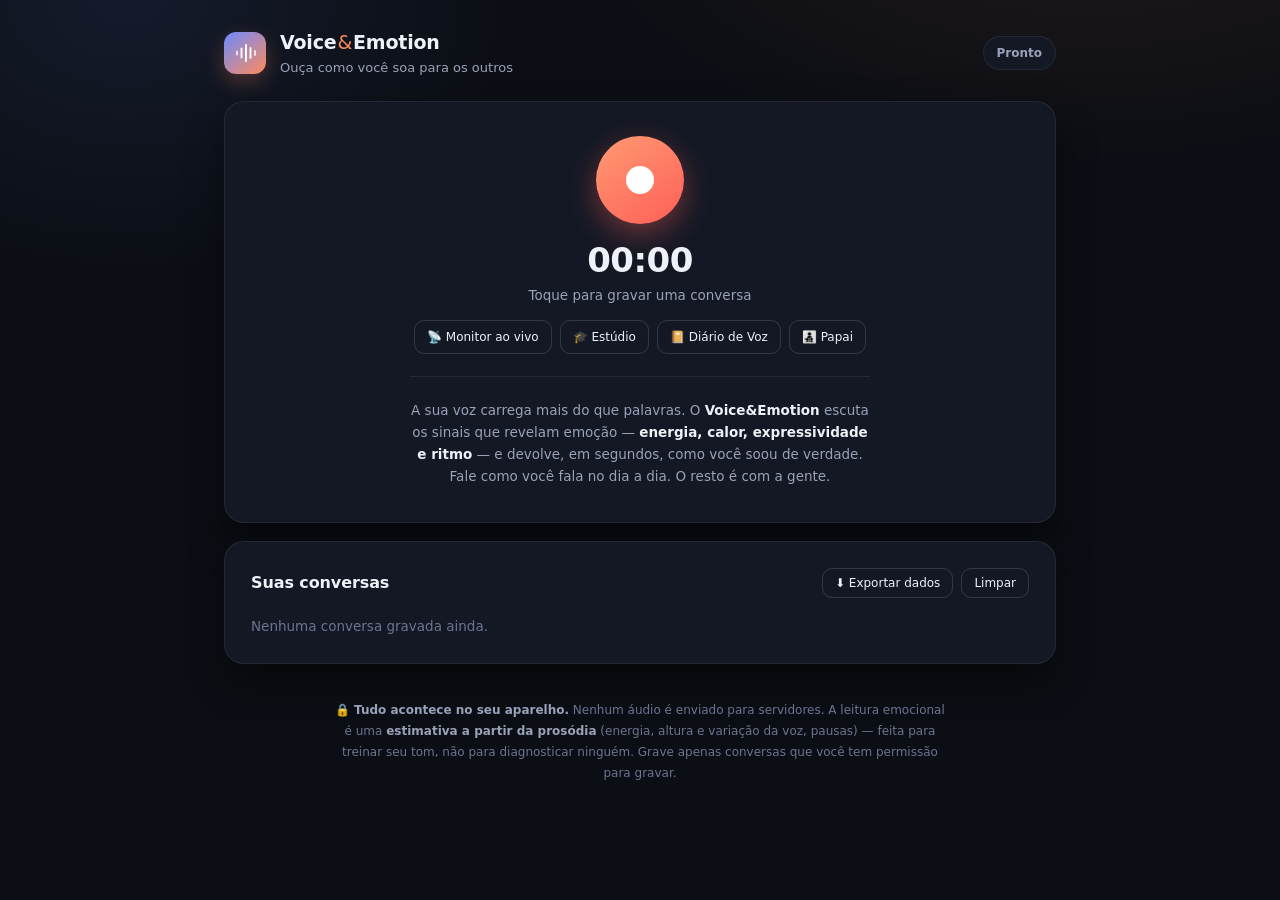
<file: index.html>
<!DOCTYPE html>
<html lang="pt-BR">
<head>
  <meta charset="UTF-8" />
  <meta name="viewport" content="width=device-width, initial-scale=1.0" />
  <title>Voice&amp;Emotion — leia a emoção na sua voz</title>
  <meta name="description" content="Grave uma conversa e veja como sua voz soou: energia, calor, expressividade e ritmo. Uma ferramenta para quem depende de como fala." />
  <link rel="stylesheet" href="css/styles.css?v=20260821f" />
  <link rel="manifest" href="manifest.json" />
  <link rel="apple-touch-icon" href="icon.svg" />
  <meta name="apple-mobile-web-app-capable" content="yes" />
  <meta name="apple-mobile-web-app-status-bar-style" content="black-translucent" />
  <meta name="theme-color" content="#0b0e14" />
</head>
<body>
  <header class="topbar">
    <div class="brand">
      <div class="mark" aria-hidden="true">
        <!-- onda de voz: começa contida, ganha amplitude — como uma fala que se abre -->
        <svg width="22" height="22" viewBox="0 0 22 22" fill="none">
          <g stroke="#fff" stroke-width="2" stroke-linecap="round">
            <line x1="3"  y1="9.5" x2="3"  y2="12.5" opacity=".75"/>
            <line x1="7.5" y1="6.5" x2="7.5" y2="15.5" opacity=".9"/>
            <line x1="12" y1="3"   x2="12" y2="19"/>
            <line x1="16.5" y1="6"  x2="16.5" y2="16" opacity=".9"/>
            <line x1="21" y1="9"   x2="21" y2="13" opacity=".75"/>
          </g>
        </svg>
      </div>
      <div>
        <h1>Voice<span class="amp">&amp;</span>Emotion</h1>
        <p class="tagline">Ouça como você soa para os outros</p>
      </div>
    </div>
    <div class="status" id="statusBadge">Pronto</div>
  </header>

  <main>
    <!-- Gravação -->
    <section class="card recorder">
      <button id="recordBtn" class="record-btn" aria-label="Começar a gravar">
        <span class="record-icon"></span>
      </button>

      <div class="timer" id="timer">00:00</div>
      <div class="hint" id="recorderHint">Toque para gravar uma conversa</div>

      <div style="margin-top:14px; display:flex; gap:8px; justify-content:center; flex-wrap:wrap">
        <button id="openMonitor" class="btn ghost sm">📡 Monitor ao vivo</button>
        <a href="studio.html" class="btn ghost sm">🎓 Estúdio</a>
        <a href="diario.html" class="btn ghost sm">📔 Diário de Voz</a>
        <a href="papai.html" class="btn ghost sm">👨‍👧‍👦 Papai</a>
      </div>

      <div class="welcome" id="welcomeNote">
        A sua voz carrega mais do que palavras. O <strong>Voice&amp;Emotion</strong>
        escuta os sinais que revelam emoção — <strong>energia, calor,
        expressividade e ritmo</strong> — e devolve, em segundos, como você soou
        de verdade. Fale como você fala no dia a dia. O resto é com a gente.
      </div>

      <!-- Medidores ao vivo -->
      <div class="live-meters" id="liveMeters" hidden>
        <div class="meter">
          <label>Energia</label>
          <div class="bar"><div class="fill energy" id="energyFill"></div></div>
        </div>
        <div class="meter">
          <label>Altura da voz</label>
          <div class="bar"><div class="fill pitch" id="pitchFill"></div></div>
        </div>
        <div class="meter">
          <label>Expressividade</label>
          <div class="bar"><div class="fill expr" id="exprFill"></div></div>
        </div>
        <div class="live-emotion" id="liveEmotion">—</div>
      </div>

      <canvas id="waveform" class="waveform" hidden></canvas>
    </section>

    <!-- Resultado -->
    <section class="card result" id="resultCard" hidden>
      <h2>Como você soou</h2>

      <div class="summary-grid">
        <div class="dominant" id="dominantEmotion">
          <div class="emoji" id="domEmoji">🙂</div>
          <div class="dom-label" id="domLabel">—</div>
          <div class="dom-sub" id="domSub">tom predominante</div>
        </div>

        <div class="dims">
          <div class="dim">
            <span class="dim-label">Energia — o quanto você projetou</span>
            <div class="bar sm"><div class="fill energy" id="dimEnergy"></div></div>
          </div>
          <div class="dim">
            <span class="dim-label">Calor — quão acolhedor foi o tom</span>
            <div class="bar sm"><div class="fill valence" id="dimValence"></div></div>
          </div>
          <div class="dim">
            <span class="dim-label">Expressividade — variação da entonação</span>
            <div class="bar sm"><div class="fill expr" id="dimExpr"></div></div>
          </div>
          <div class="dim">
            <span class="dim-label">Fluência — ritmo e pausas</span>
            <div class="bar sm"><div class="fill flow" id="dimFlow"></div></div>
          </div>
        </div>
      </div>

      <h3>Ao longo da conversa</h3>
      <canvas id="timeline" class="timeline"></canvas>
      <div class="timeline-legend" id="timelineLegend"></div>

      <div class="playback">
        <audio id="audioPlayer" controls></audio>
        <a id="downloadLink" class="btn ghost" download>⬇️ Baixar áudio</a>
      </div>

      <!-- Leitura dimensional: vetor + confiança, com direito a "não sei" -->
      <h3>Leitura</h3>
      <div class="reading" id="readingCard">
        <div class="conf-line">
          <span class="conf-label">Confiança desta leitura</span>
          <div class="conf-bar"><div class="conf-fill" id="confFill"></div></div>
          <span class="conf-val" id="confVal">—</span>
        </div>
        <div class="vec" id="vecList"></div>
        <p class="reading-note" id="readingNote"></p>
      </div>

      <div class="insights">
        <h3>O que eu percebi</h3>
        <ul id="insightsList"></ul>
      </div>

      <!-- Ground truth: a verdade humana que ensina a AE -->
      <div class="groundtruth" id="groundTruth">
        <h3>Me ensina</h3>
        <p class="gt-intro">
          Eu meço sinais da sua voz — mas só você sabe o que sentiu. Me contando,
          você me ensina a ler melhor. Fica tudo no seu aparelho.
        </p>

        <p class="gt-q">A leitura acima bateu com o que você sentiu?</p>
        <div class="gt-row" id="gtMatch">
          <button class="chip" data-match="sim">👍 Bateu</button>
          <button class="chip" data-match="mais_ou_menos">🤏 Mais ou menos</button>
          <button class="chip" data-match="nao">👎 Não bateu</button>
        </div>

        <p class="gt-q">Onde você estava? Toque no ponto que representa como se sentiu.</p>
        <div class="grid-main">
          <canvas id="affectGrid" class="affect-grid" width="440" height="440"
                  role="button" tabindex="0"
                  aria-label="Grade de afeto: escolha valência (horizontal) e ativação (vertical)"></canvas>
        </div>
        <div class="grid-readout" id="gridReadout">Nenhum ponto marcado ainda</div>

        <p class="gt-q">Se quiser dar um nome ao que sentiu <span style="color:var(--text-faint);font-weight:400">(opcional)</span></p>
        <div class="gt-row" id="gtFeeling">
          <button class="chip" data-feel="confiante">😎 Confiante</button>
          <button class="chip" data-feel="animado">😃 Animado</button>
          <button class="chip" data-feel="calmo">🙂 Calmo</button>
          <button class="chip" data-feel="neutro">😐 Neutro</button>
          <button class="chip" data-feel="ansioso">😧 Ansioso</button>
          <button class="chip" data-feel="cansado">😔 Cansado</button>
        </div>

        <p class="gt-q">Como a conversa terminou? <span style="color:var(--text-faint);font-weight:400">(opcional)</span></p>
        <div class="gt-row" id="gtOutcome">
          <button class="chip" data-out="avancou">📈 Avançou</button>
          <button class="chip" data-out="neutro">➖ Sem mudança</button>
          <button class="chip" data-out="travou">📉 Travou</button>
        </div>

        <div class="gt-saved" id="gtSaved" hidden>
          ✅ Guardado. Cada resposta dessas me ensina a ler emoção com mais
          precisão — é assim que a AE aprende. Obrigado.
        </div>
      </div>
    </section>

    <!-- Histórico -->
    <section class="card history">
      <div class="history-head">
        <h2>Suas conversas</h2>
        <div class="history-actions">
          <button id="exportData" class="btn ghost sm">⬇️ Exportar dados</button>
          <button id="clearHistory" class="btn ghost sm">Limpar</button>
        </div>
      </div>
      <ul id="historyList" class="history-list">
        <li class="empty">Nenhuma conversa ainda. Grave a primeira e comece a acompanhar sua evolução.</li>
      </ul>
    </section>

    <p class="disclaimer">
      🔒 <strong>Tudo acontece no seu aparelho.</strong> Nenhum áudio é enviado
      para servidores. A leitura emocional é uma <strong>estimativa a partir da
      prosódia</strong> (energia, altura e variação da voz, pausas) — feita para
      treinar seu tom, não para diagnosticar ninguém. Grave apenas conversas que
      você tem permissão para gravar.
    </p>
  </main>

  <script src="js/affectgrid.js?v=20260821f"></script>
  <script src="js/emotion.js?v=20260821f"></script>
  <script src="js/app.js?v=20260821f"></script>
</body>
</html>
</file>
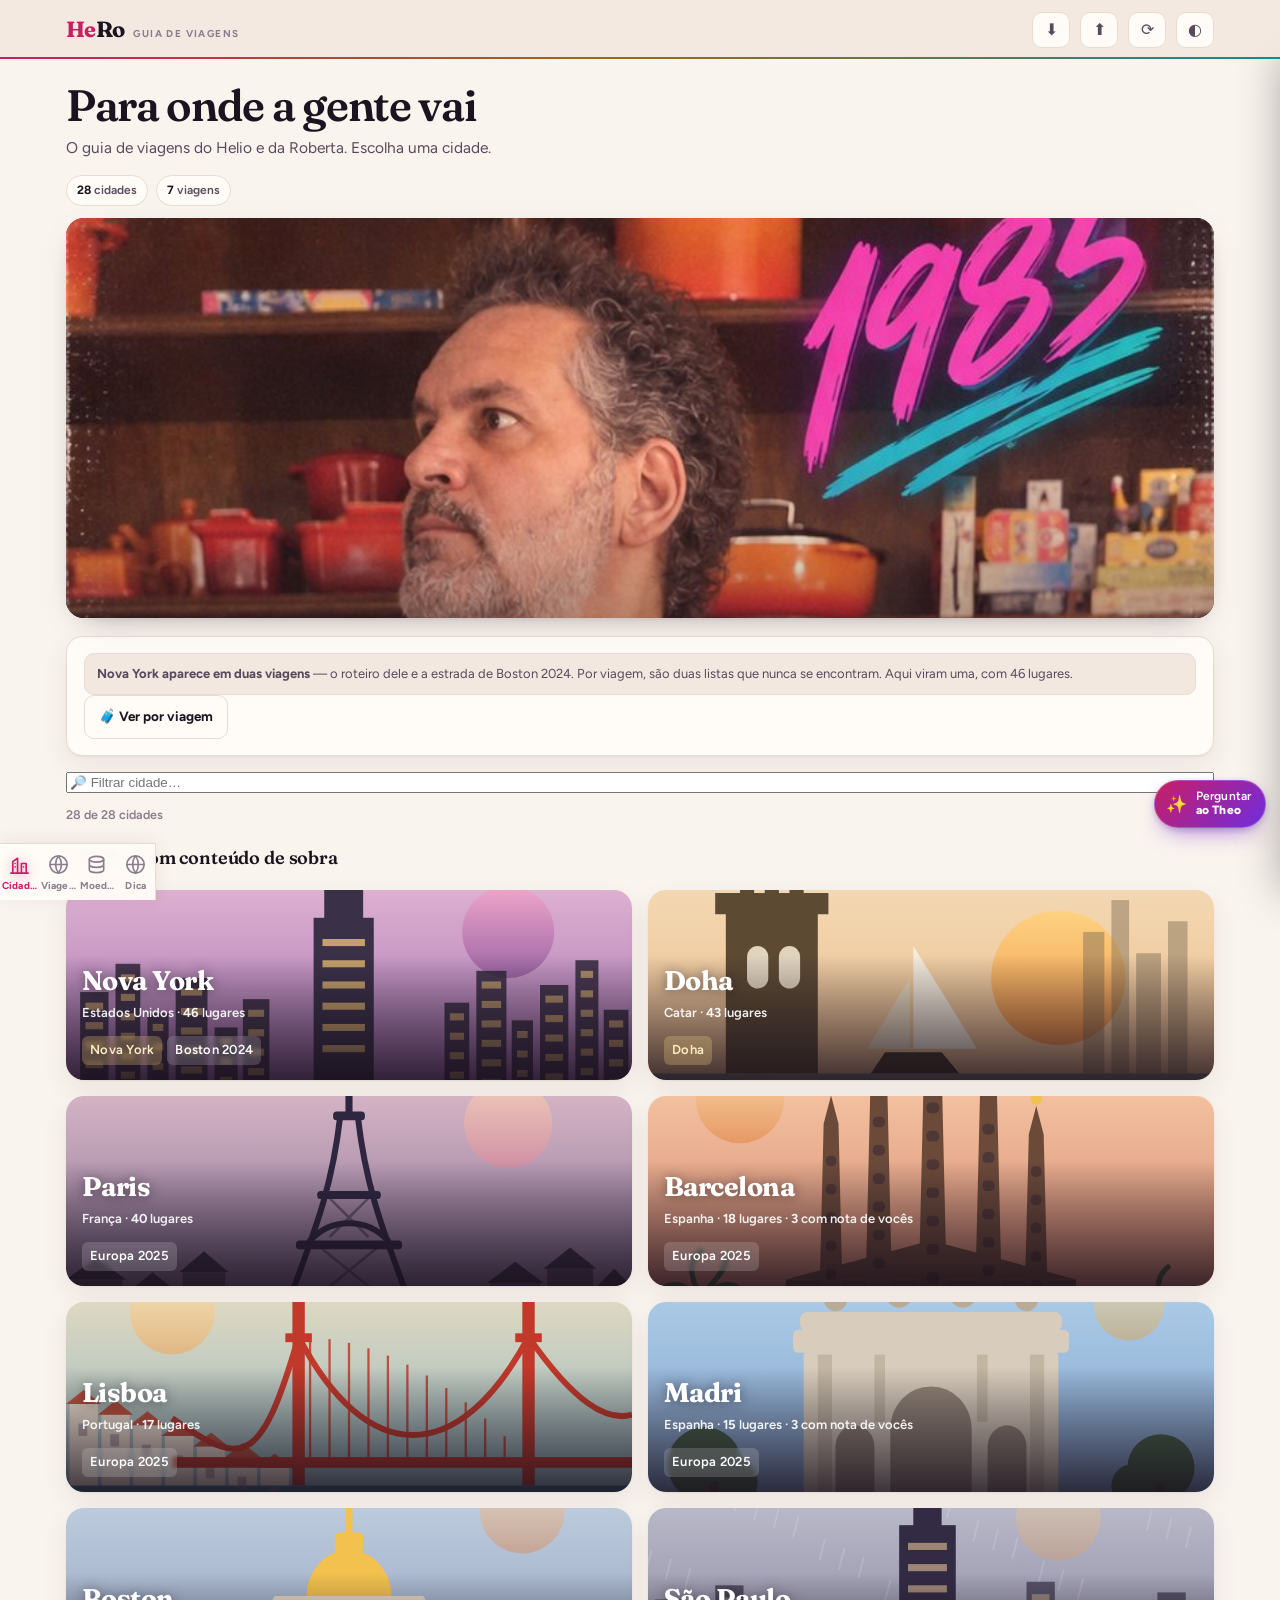
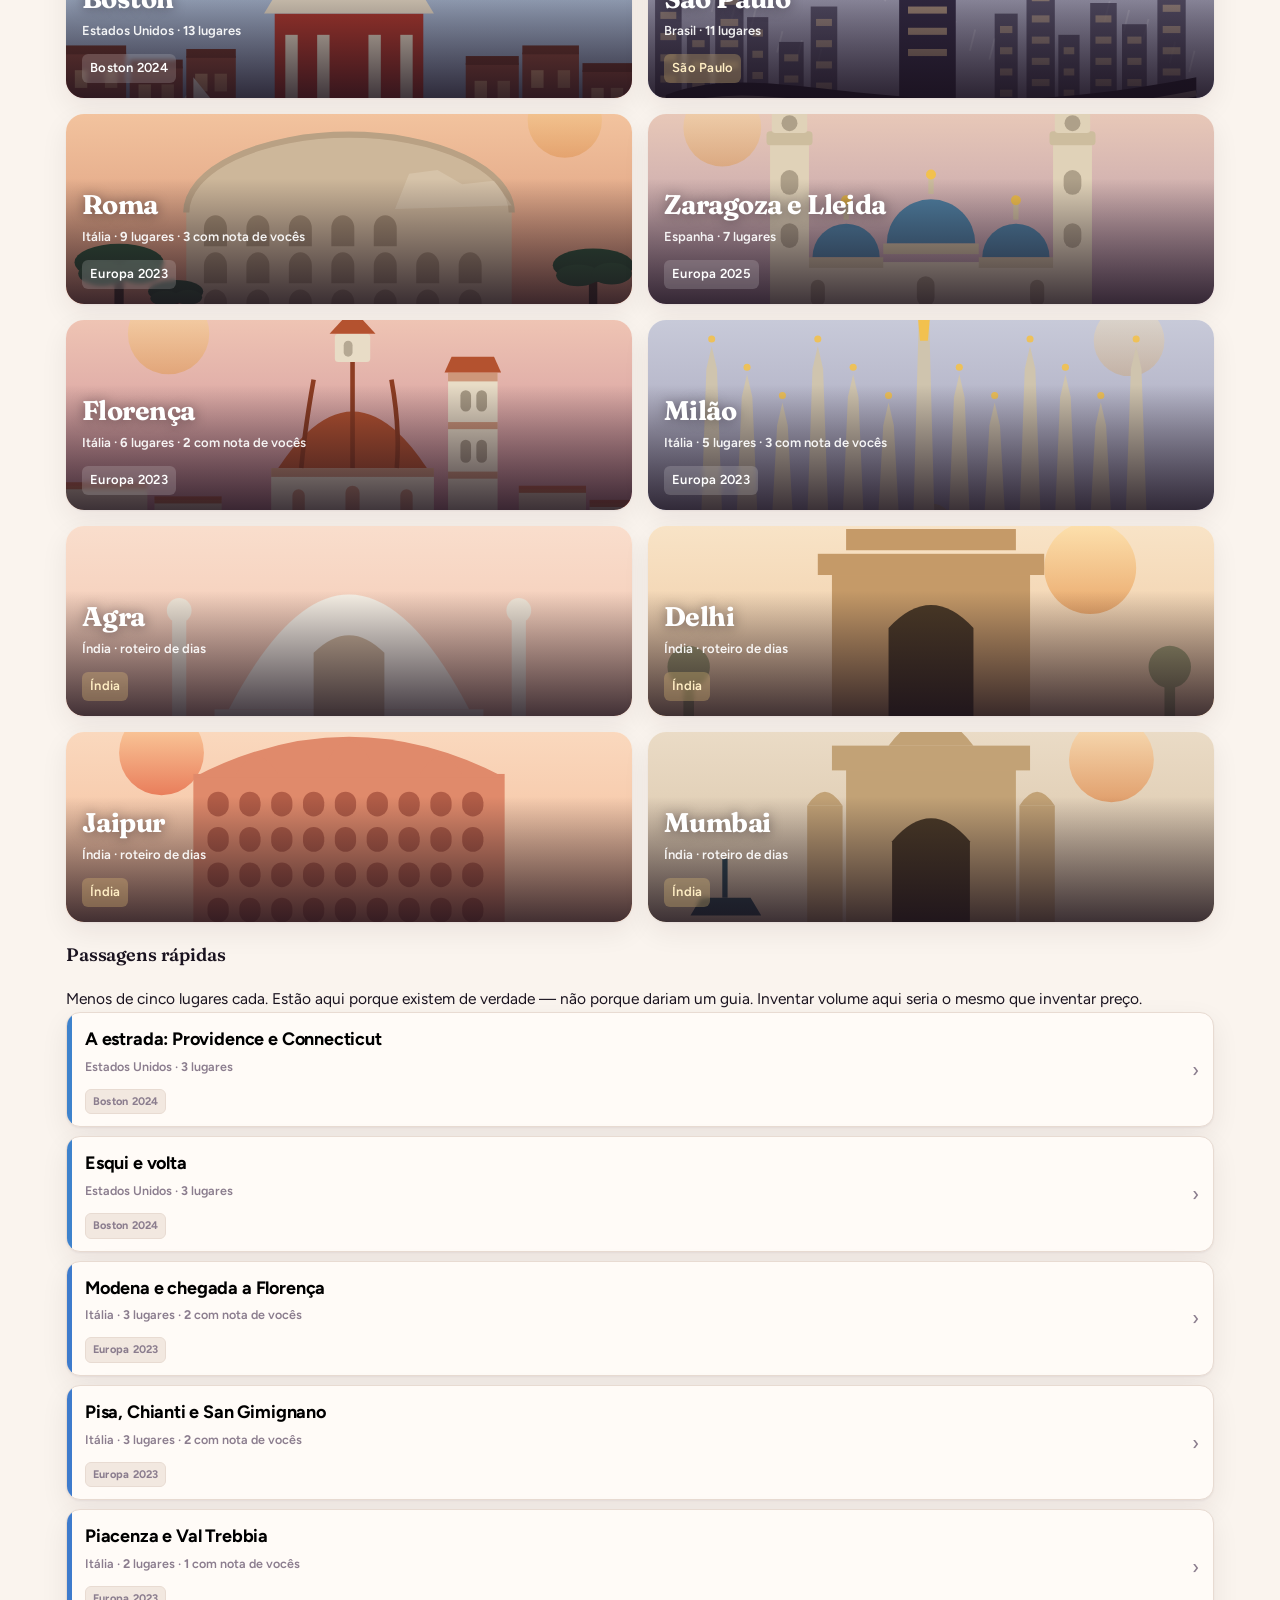
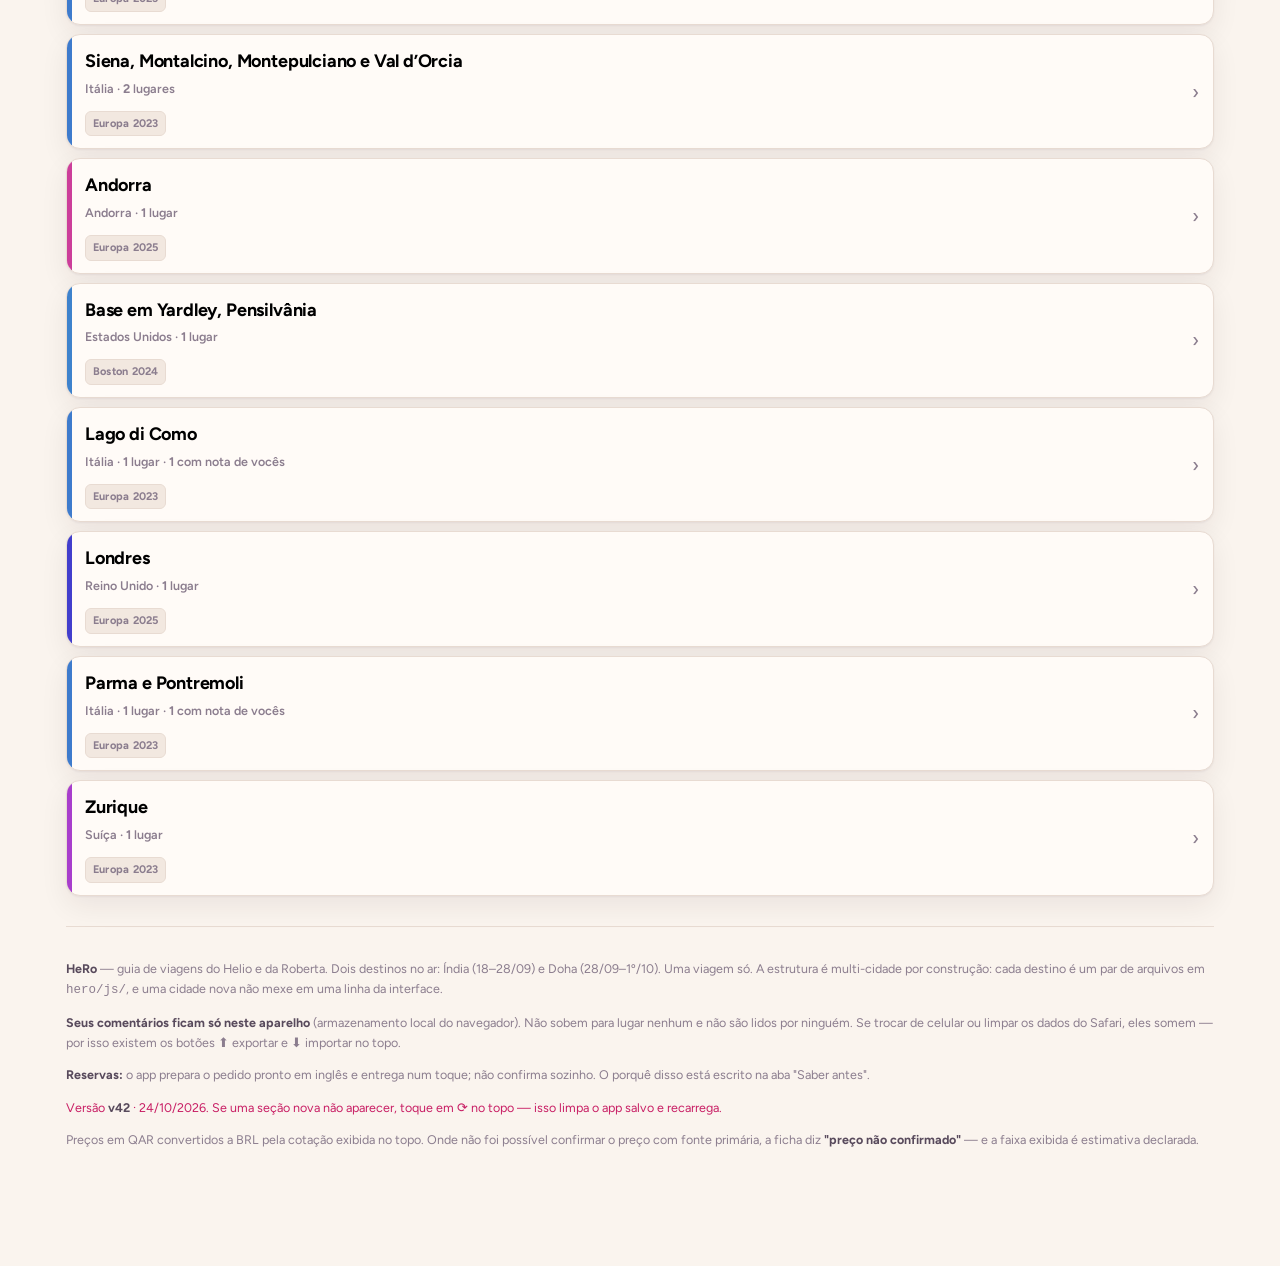
<file: hero/index.html>
<!doctype html>
<html lang="pt-BR">
<head>
<meta charset="utf-8">
<meta name="viewport" content="width=device-width,initial-scale=1,viewport-fit=cover">
<title>HeRo — Guia de Viagens · Doha</title>
<meta name="description" content="Curadoria gastronômica de Doha para setembro de 2026: 43 restaurantes avaliados, preços em QAR e BRL, roteiros e reservas.">
<meta name="theme-color" content="#faf4ee" media="(prefers-color-scheme: light)">
<meta name="theme-color" content="#150f19" media="(prefers-color-scheme: dark)">
<meta name="apple-mobile-web-app-capable" content="yes">
<meta name="apple-mobile-web-app-title" content="HeRo">
<link rel="icon" href="icon.svg" type="image/svg+xml">
<link rel="icon" href="img/icone-192.png" sizes="192x192" type="image/png">
<link rel="apple-touch-icon" sizes="180x180" href="img/icone-180.png">
<link rel="manifest" href="manifest.webmanifest">
<link rel="preconnect" href="https://fonts.googleapis.com">
<link rel="preconnect" href="https://fonts.gstatic.com" crossorigin>
<link rel="stylesheet" href="https://fonts.googleapis.com/css2?family=Fraunces:opsz,wght@9..144,500;9..144,600;9..144,700&family=Figtree:wght@400;500;600;700;800&display=swap">
<link rel="stylesheet" href="css/hero.css">
</head>
<body>

<header class="top">
  <div class="wrap">
    <div class="top-in">
      <div class="brand"><span><span class="he">He</span>Ro</span><small>guia de viagens</small></div>
      <div class="top-sp"></div>
      <button class="icon-btn" id="btnImp" title="Importar comentários">⬇</button>
      <button class="icon-btn" id="btnExp" title="Exportar comentários">⬆</button>
      <button class="icon-btn" id="btnAtualizar" title="Buscar atualização">⟳</button>
      <button class="icon-btn" id="btnTema" title="Claro / escuro">◐</button>
    </div>
    <nav class="tabs" id="tabs" role="tablist"></nav>
  </div>
</header>

<div class="wrap">
  <section class="hero" id="heroHead"></section>

  <main id="app"></main>

  <footer class="foot">
    <p><b>HeRo</b> — guia de viagens do Helio e da Roberta. Dois destinos no ar: Índia (18–28/09) e Doha (28/09–1º/10). Uma viagem só.
       A estrutura é multi-cidade por construção: cada destino é um par de arquivos em <code>hero/js/</code>,
       e uma cidade nova não mexe em uma linha da interface.</p>
    <p><b>Seus comentários ficam só neste aparelho</b> (armazenamento local do navegador). Não sobem para lugar
       nenhum e não são lidos por ninguém. Se trocar de celular ou limpar os dados do Safari, eles somem —
       por isso existem os botões ⬆ exportar e ⬇ importar no topo.</p>
    <p><b>Reservas:</b> o app prepara o pedido pronto em inglês e entrega num toque; não confirma sozinho.
       O porquê disso está escrito na aba "Saber antes".</p>
    <p id="versao" style="color:var(--gold)"></p>
    <p>Preços em QAR convertidos a BRL pela cotação exibida no topo. Onde não foi possível confirmar o preço
       com fonte primária, a ficha diz <b>"preço não confirmado"</b> — e a faixa exibida é estimativa declarada.</p>
  </footer>
</div>

<div class="sheet-bg" id="sheetBg"></div>
<aside class="sheet" id="sheet" role="dialog" aria-modal="true" aria-labelledby="sheetTitle">
  <div class="sheet-head">
    <div style="flex:1;min-width:0">
      <h2 id="sheetTitle"></h2>
      <div class="sh-sub" id="sheetSub"></div>
    </div>
    <button class="icon-btn" id="sheetClose" aria-label="Fechar">✕</button>
  </div>
  <div class="sheet-body" id="sheetBody"></div>
</aside>

<nav class="botnav" id="botnav" role="tablist" aria-label="Seções"></nav>

<script src="js/arte.js"></script>
<script src="js/data-destinos.js"></script>
<script src="js/data-sp.js"></script>
<script src="js/data-india.js"></script>
<script src="js/data-fotos.js"></script>
<script src="js/data-ny.js"></script>
<script src="js/data-eu23.js"></script>
<script src="js/data-eu25.js"></script>
<script src="js/data-bos.js"></script>
<script src="js/data-doha.js"></script>
<script src="js/data-doha-curadoria.js"></script>
<script src="js/data-doha-beber.js"></script>
<script src="js/data-doha-cafe.js"></script>
<script src="js/hero.js"></script>
</body>
</html>
</file>
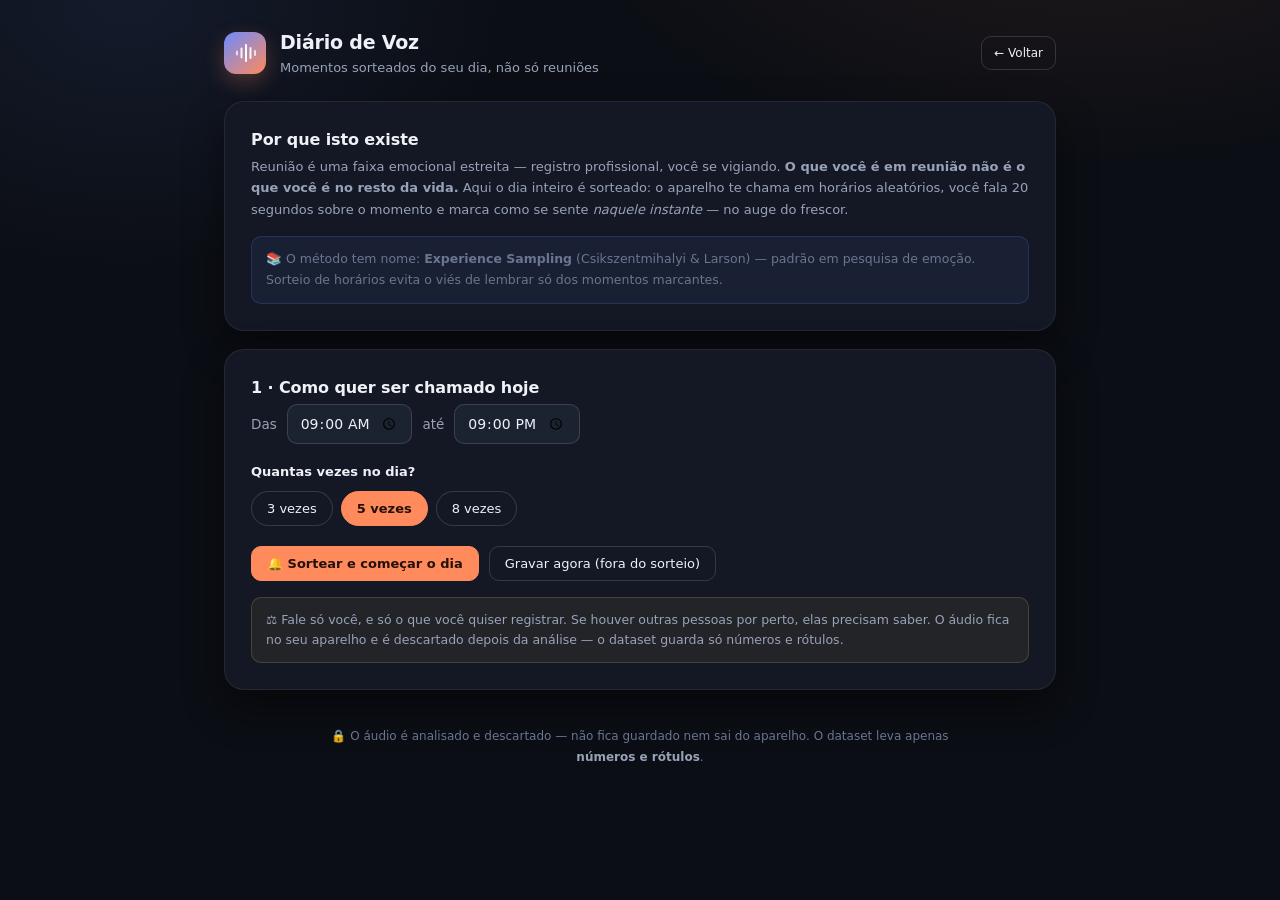
<file: diario.html>
<!DOCTYPE html>
<html lang="pt-BR">
<head>
  <meta charset="UTF-8" />
  <meta name="viewport" content="width=device-width, initial-scale=1.0" />
  <title>Diário de Voz — Voice&amp;Emotion</title>
  <link rel="stylesheet" href="css/styles.css?v=20260821f" />
  <link rel="manifest" href="manifest.json" />
  <link rel="apple-touch-icon" href="icon.svg" />
  <meta name="apple-mobile-web-app-capable" content="yes" />
  <meta name="apple-mobile-web-app-status-bar-style" content="black-translucent" />
  <meta name="theme-color" content="#0b0e14" />
  <link rel="stylesheet" href="css/studio.css?v=20260821f" />
  <link rel="stylesheet" href="css/diario.css?v=20260821f" />
</head>
<body>
  <header class="topbar">
    <div class="brand">
      <div class="mark" aria-hidden="true">
        <svg width="22" height="22" viewBox="0 0 22 22" fill="none">
          <g stroke="#fff" stroke-width="2" stroke-linecap="round">
            <line x1="3" y1="9.5" x2="3" y2="12.5" opacity=".75"/>
            <line x1="7.5" y1="6.5" x2="7.5" y2="15.5" opacity=".9"/>
            <line x1="12" y1="3" x2="12" y2="19"/>
            <line x1="16.5" y1="6" x2="16.5" y2="16" opacity=".9"/>
            <line x1="21" y1="9" x2="21" y2="13" opacity=".75"/>
          </g>
        </svg>
      </div>
      <div>
        <h1>Diário de Voz</h1>
        <p class="tagline">Momentos sorteados do seu dia, não só reuniões</p>
      </div>
    </div>
    <a href="index.html" class="btn ghost sm">← Voltar</a>
  </header>

  <main>
    <!-- Por quê -->
    <section class="card">
      <h2>Por que isto existe</h2>
      <p class="std-note">
        Reunião é uma faixa emocional estreita — registro profissional, você se
        vigiando. <strong>O que você é em reunião não é o que você é no resto da
        vida.</strong> Aqui o dia inteiro é sorteado: o aparelho te chama em
        horários aleatórios, você fala 20 segundos sobre o momento e marca como
        se sente <em>naquele instante</em> — no auge do frescor.
      </p>
      <p class="dia-method">
        📚 O método tem nome: <strong>Experience Sampling</strong>
        (Csikszentmihalyi &amp; Larson) — padrão em pesquisa de emoção. Sorteio
        de horários evita o viés de lembrar só dos momentos marcantes.
      </p>
    </section>

    <!-- Configuração -->
    <section class="card" id="setupCard">
      <h2>1 · Como quer ser chamado hoje</h2>

      <!-- Explica quando a página é aberta por um alarme que não bate com o
           sorteio atual. Silêncio, aqui, é indistinguível de bug. -->
      <p class="dia-call-note" id="callNote" hidden></p>

      <div class="dia-row">
        <label for="fromTime">Das</label>
        <input type="time" id="fromTime" value="09:00" />
        <label for="toTime">até</label>
        <input type="time" id="toTime" value="21:00" />
      </div>

      <p class="gt-q">Quantas vezes no dia?</p>
      <div class="gt-row" id="countRow">
        <button class="chip" data-n="3">3 vezes</button>
        <button class="chip selected" data-n="5">5 vezes</button>
        <button class="chip" data-n="8">8 vezes</button>
      </div>

      <div class="dia-actions">
        <button id="startBtn" class="btn primary">🔔 Sortear e começar o dia</button>
        <button id="stopBtn" class="btn ghost" hidden>Parar os avisos</button>
        <button id="nowBtn" class="btn ghost">Gravar agora (fora do sorteio)</button>
      </div>

      <div class="dia-schedule" id="scheduleBox" hidden>
        <div class="dia-schedule-title">Horários sorteados de hoje</div>
        <p class="dia-window-note" id="windowNote" hidden></p>
        <div class="dia-times" id="timesList"></div>
        <p class="dia-note" id="permNote"></p>

        <div class="dia-ics">
          <button id="icsBtn" class="btn primary">📅 Baixar alarmes para o celular</button>
          <p class="dia-note">
            <strong>No iPhone isto é essencial.</strong> O navegador congela
            abas em segundo plano, então a página não consegue te avisar com o
            telefone no bolso. Baixe este arquivo, abra no iPhone e os horários
            entram no <strong>Calendário</strong> com alarme nativo — que toca
            sempre.
          </p>
        </div>
      </div>

      <div class="std-warn">
        ⚖️ Fale só você, e só o que você quiser registrar. Se houver outras
        pessoas por perto, elas precisam saber. O áudio fica no seu aparelho e é
        descartado depois da análise — o dataset guarda só números e rótulos.
      </div>
    </section>

    <!-- Captura -->
    <section class="card" id="captureCard" hidden>
      <div class="std-head">
        <h2 id="captureTitle">2 · Como você está agora?</h2>
        <div class="std-counter" id="captureWhen">—</div>
      </div>

      <div class="dia-prompt" id="promptText">
        Fale por <strong>20 a 30 segundos</strong> — o que está acontecendo,
        o que você está fazendo, como está o momento. Não precisa ser bonito.
        Fale como você fala.
      </div>

      <div class="dia-recorder">
        <button id="recBtn" class="dia-rec" aria-label="Gravar">
          <span class="dia-rec-icon"></span>
        </button>
        <div class="dia-timer" id="recTimer">00:00</div>
        <div class="dia-hint" id="recHint">Toque para começar</div>
        <div class="dia-level">
          <div class="dia-level-bar"><div class="dia-level-fill" id="levelFill"></div></div>
        </div>
      </div>

      <!-- Contexto: o que diferencia "reunião" do resto da vida -->
      <div id="contextBlock" hidden>
        <p class="gt-q">Onde você está? <span class="std-optional">(obrigatório)</span></p>
        <div class="gt-row" id="ctxRow">
          <button class="chip" data-ctx="trabalho">💼 Trabalhando</button>
          <button class="chip" data-ctx="reuniao">👥 Em reunião</button>
          <button class="chip" data-ctx="casa">🏠 Em casa</button>
          <button class="chip" data-ctx="transito">🚗 No trânsito</button>
          <button class="chip" data-ctx="lazer">🎯 Lazer</button>
          <button class="chip" data-ctx="outro">📍 Outro</button>
        </div>

        <p class="gt-q">Com quem? <span class="std-optional">(obrigatório)</span></p>
        <div class="gt-row" id="companyRow">
          <button class="chip" data-comp="sozinho">🙋 Sozinho</button>
          <button class="chip" data-comp="trabalho">👔 Pessoas de trabalho</button>
          <button class="chip" data-comp="pessoal">❤️ Família / amigos</button>
        </div>

        <p class="gt-q">👆 Clique <strong>dentro do quadrado</strong>, no ponto que representa como você se sente <span class="std-optional">(obrigatório)</span></p>

        <details class="std-guide">
          <summary>Como marcar? — guia rápido dos dois eixos</summary>
          <div class="std-guide-body">
            <div class="std-axis">
              <div class="std-axis-name">↔️ Horizontal — <strong>está sendo agradável?</strong></div>
              <ul>
                <li><strong>Bem à direita</strong> — ótimo, prazeroso</li>
                <li><strong>Centro</strong> — indiferente</li>
                <li><strong>Bem à esquerda</strong> — péssimo, angustiante</li>
              </ul>
            </div>
            <div class="std-axis">
              <div class="std-axis-name">↕️ Vertical — <strong>quanta energia no corpo?</strong></div>
              <ul>
                <li><strong>Bem em cima</strong> — acelerado, muito ligado</li>
                <li><strong>Meio</strong> — normal</li>
                <li><strong>Bem embaixo</strong> — sem energia, sonolento</li>
              </ul>
            </div>
            <p class="std-guide-warn">
              ⚠️ <strong>Use os extremos.</strong> O dia tem altos e baixos —
              se tudo ficar no centro, não há o que aprender. E aqui, ao
              contrário da reunião, o lado esquerdo existe.
            </p>
          </div>
        </details>

        <div class="grid-main">
          <canvas id="diaGrid" class="affect-grid" width="440" height="440"
                  role="button" tabindex="0"
                  aria-label="Grade de afeto: valência no eixo horizontal, ativação no vertical"></canvas>
        </div>
        <div class="grid-readout" id="diaReadout">
          👆 <strong>Clique dentro do quadrado acima</strong> — direita = agradável,
          esquerda = desagradável, em cima = agitado, embaixo = quieto.
        </div>

        <p class="gt-q">Um nome para isso <span class="std-optional">(opcional)</span></p>
        <div class="gt-row" id="diaFeelRow">
          <button class="chip" data-feel="animado">😃 Animado</button>
          <button class="chip" data-feel="confiante">😎 Confiante</button>
          <button class="chip" data-feel="calmo">🙂 Calmo</button>
          <button class="chip" data-feel="neutro">😐 Neutro</button>
          <button class="chip" data-feel="tenso">😧 Tenso</button>
          <button class="chip" data-feel="irritado">😠 Irritado</button>
          <button class="chip" data-feel="desanimado">😔 Desanimado</button>
          <button class="chip" data-feel="cansado">🥱 Cansado</button>
        </div>

        <div class="std-actions">
          <button id="discardBtn" class="btn ghost">Descartar</button>
          <button id="saveDiaBtn" class="btn primary" disabled>Salvar e revelar →</button>
        </div>
        <div class="std-missing" id="diaMissing"></div>
      </div>

      <div class="std-reveal" id="diaReveal" hidden>
        <h3>O que o motor achou</h3>
        <div class="std-compare">
          <div class="std-side">
            <div class="std-side-label">Você sentiu</div>
            <div class="std-side-val" id="diaYou">—</div>
          </div>
          <div class="std-vs" id="diaVerdict">—</div>
          <div class="std-side">
            <div class="std-side-label">O motor leu</div>
            <div class="std-side-val" id="diaEngine">—</div>
          </div>
        </div>
        <div class="std-reveal-detail" id="diaDetail"></div>
        <button id="diaDoneBtn" class="btn primary">Pronto</button>
      </div>
    </section>

    <!-- Mapa do dia -->
    <section class="card" id="dayCard" hidden>
      <h2>Seu mapa emocional</h2>
      <p class="std-note" id="dayNote"></p>
      <div class="dia-map-wrap">
        <canvas id="dayMap" class="affect-grid" width="440" height="440"></canvas>
      </div>
      <div class="dia-legend" id="dayLegend"></div>
      <div class="std-stats" id="diaStats"></div>
      <div class="std-actions">
        <button id="diaExportBtn" class="btn primary">⬇️ Exportar dataset</button>
        <button id="diaClearBtn" class="btn ghost">Limpar</button>
      </div>
    </section>

    <p class="disclaimer">
      🔒 O áudio é analisado e descartado — não fica guardado nem sai do
      aparelho. O dataset leva apenas <strong>números e rótulos</strong>.
    </p>
  </main>

  <script src="js/affectgrid.js?v=20260821f"></script>
  <script src="js/emotion.js?v=20260821f"></script>
  <script src="js/diario.js?v=20260821f"></script>
</body>
</html>
</file>
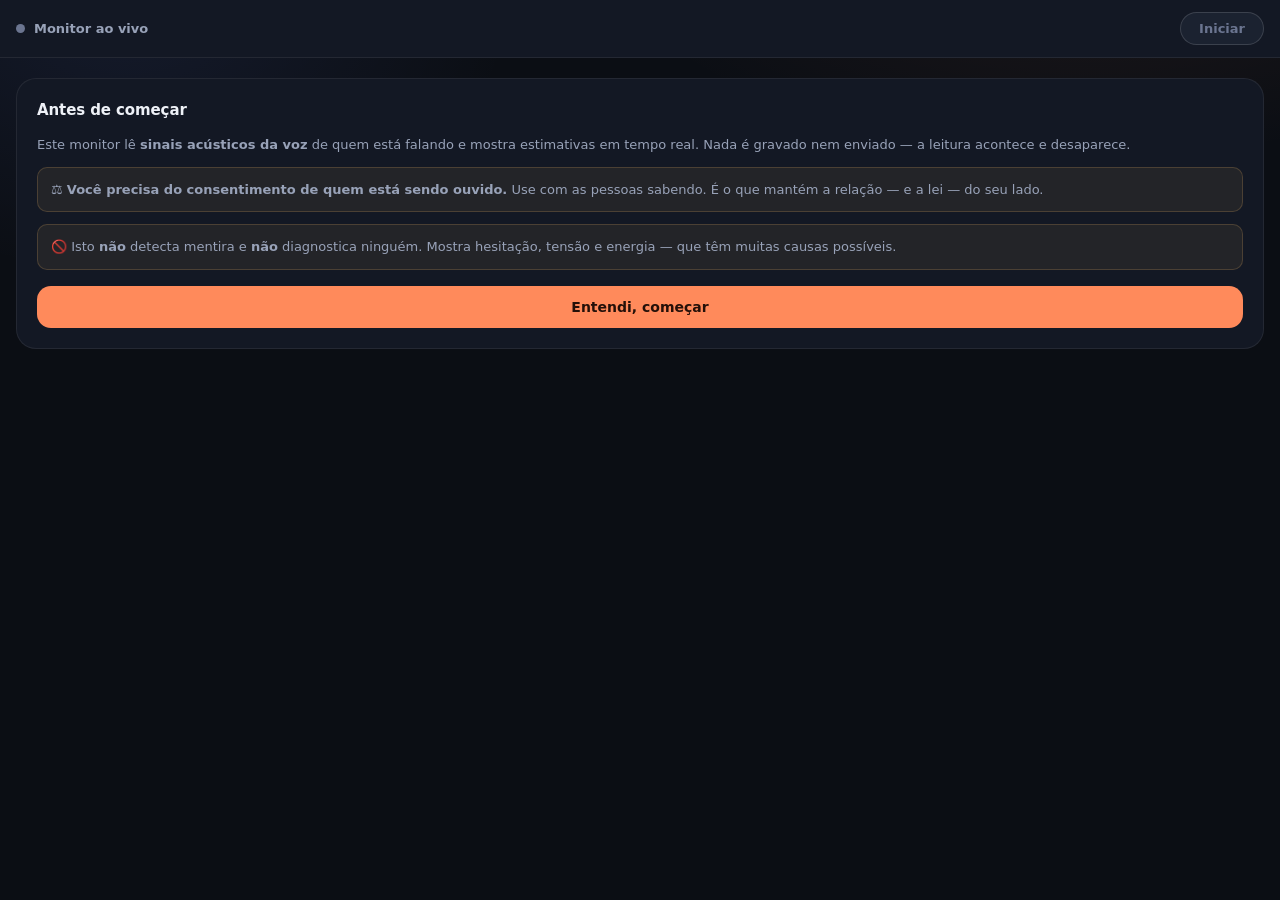
<file: monitor.html>
<!DOCTYPE html>
<html lang="pt-BR">
<head>
  <meta charset="UTF-8" />
  <meta name="viewport" content="width=device-width, initial-scale=1.0, viewport-fit=cover" />
  <title>Monitor ao vivo — Voice&amp;Emotion</title>
  <link rel="stylesheet" href="css/styles.css?v=20260821f" />
  <link rel="stylesheet" href="css/monitor.css?v=20260821f" />
  <link rel="manifest" href="manifest.json" />
  <link rel="apple-touch-icon" href="icon.svg" />
  <meta name="apple-mobile-web-app-capable" content="yes" />
  <meta name="apple-mobile-web-app-status-bar-style" content="black-translucent" />
  <meta name="theme-color" content="#0b0e14" />
</head>
<body class="monitor-body">

  <header class="mon-top">
    <div class="mon-brand">
      <span class="mon-dot" id="liveDot"></span>
      <span>Monitor ao vivo</span>
    </div>
    <!-- Fica desabilitado até o consentimento ser aceito: sem isso o usuário
         clica em Iniciar com o painel de leitura ainda oculto e o monitor
         parece morto. -->
    <button id="toggleBtn" class="mon-toggle" disabled>Iniciar</button>
  </header>

  <!-- Consentimento: aparece antes de qualquer captura -->
  <div class="mon-consent" id="consentCard">
    <h2>Antes de começar</h2>
    <p>
      Este monitor lê <strong>sinais acústicos da voz</strong> de quem está falando
      e mostra estimativas em tempo real. Nada é gravado nem enviado — a leitura
      acontece e desaparece.
    </p>
    <p class="mon-warn">
      ⚖️ <strong>Você precisa do consentimento de quem está sendo ouvido.</strong>
      Use com as pessoas sabendo. É o que mantém a relação — e a lei — do seu lado.
    </p>
    <p class="mon-warn">
      🚫 Isto <strong>não</strong> detecta mentira e <strong>não</strong> diagnostica
      ninguém. Mostra hesitação, tensão e energia — que têm muitas causas possíveis.
    </p>
    <button id="acceptBtn" class="mon-accept">Entendi, começar</button>
  </div>

  <main class="mon-main" id="monMain" hidden>

    <!-- Leitura principal -->
    <section class="mon-hero">
      <div class="mon-emoji" id="monEmoji">🎧</div>
      <div class="mon-label" id="monLabel">Aguardando voz…</div>
      <div class="mon-conf">
        <span id="monConfText">confiança —</span>
        <div class="mon-confbar"><div class="mon-conffill" id="monConfFill"></div></div>
      </div>

      <!-- Diagnóstico: mostra se o áudio está de fato chegando ao monitor.
           Sem isto, um microfone mudo é indistinguível de um silêncio real. -->
      <div class="mon-input">
        <span class="mon-input-label">entrada do microfone</span>
        <div class="mon-inputbar"><div class="mon-inputfill" id="inputFill"></div></div>
        <span class="mon-input-val" id="inputVal">—</span>
      </div>
      <div class="mon-diag" id="monDiag">—</div>
    </section>

    <!-- Mapa valência × ativação com rastro -->
    <section class="mon-grid-wrap">
      <canvas id="monGrid" class="mon-grid" width="320" height="320"></canvas>
    </section>

    <!-- Sinais observáveis (o que dá para medir de verdade) -->
    <section class="mon-signals">
      <div class="sig" id="sigEngage">
        <span class="sig-name">Engajamento</span>
        <div class="bar sm"><div class="fill flow" id="fillEngage"></div></div>
        <span class="sig-hint" id="hintEngage">—</span>
      </div>
      <div class="sig" id="sigHesit">
        <span class="sig-name">Hesitação</span>
        <div class="bar sm"><div class="fill valence" id="fillHesit"></div></div>
        <span class="sig-hint" id="hintHesit">—</span>
      </div>
      <div class="sig" id="sigTension">
        <span class="sig-name">Tensão vocal</span>
        <div class="bar sm"><div class="fill energy" id="fillTension"></div></div>
        <span class="sig-hint" id="hintTension">—</span>
      </div>
    </section>

    <!-- Linha do tempo curta (últimos ~60s) -->
    <section>
      <div class="mon-section-label">Últimos 60 segundos</div>
      <canvas id="monTrend" class="mon-trend" height="70"></canvas>
    </section>

    <p class="mon-foot">
      Estimativa de prosódia · não é diagnóstico, não detecta mentira ·
      muitas causas produzem os mesmos sinais
    </p>
  </main>

  <script src="js/affectgrid.js?v=20260821f"></script>
  <script src="js/emotion.js?v=20260821f"></script>
  <script src="js/monitor.js?v=20260821f"></script>
</body>
</html>
</file>
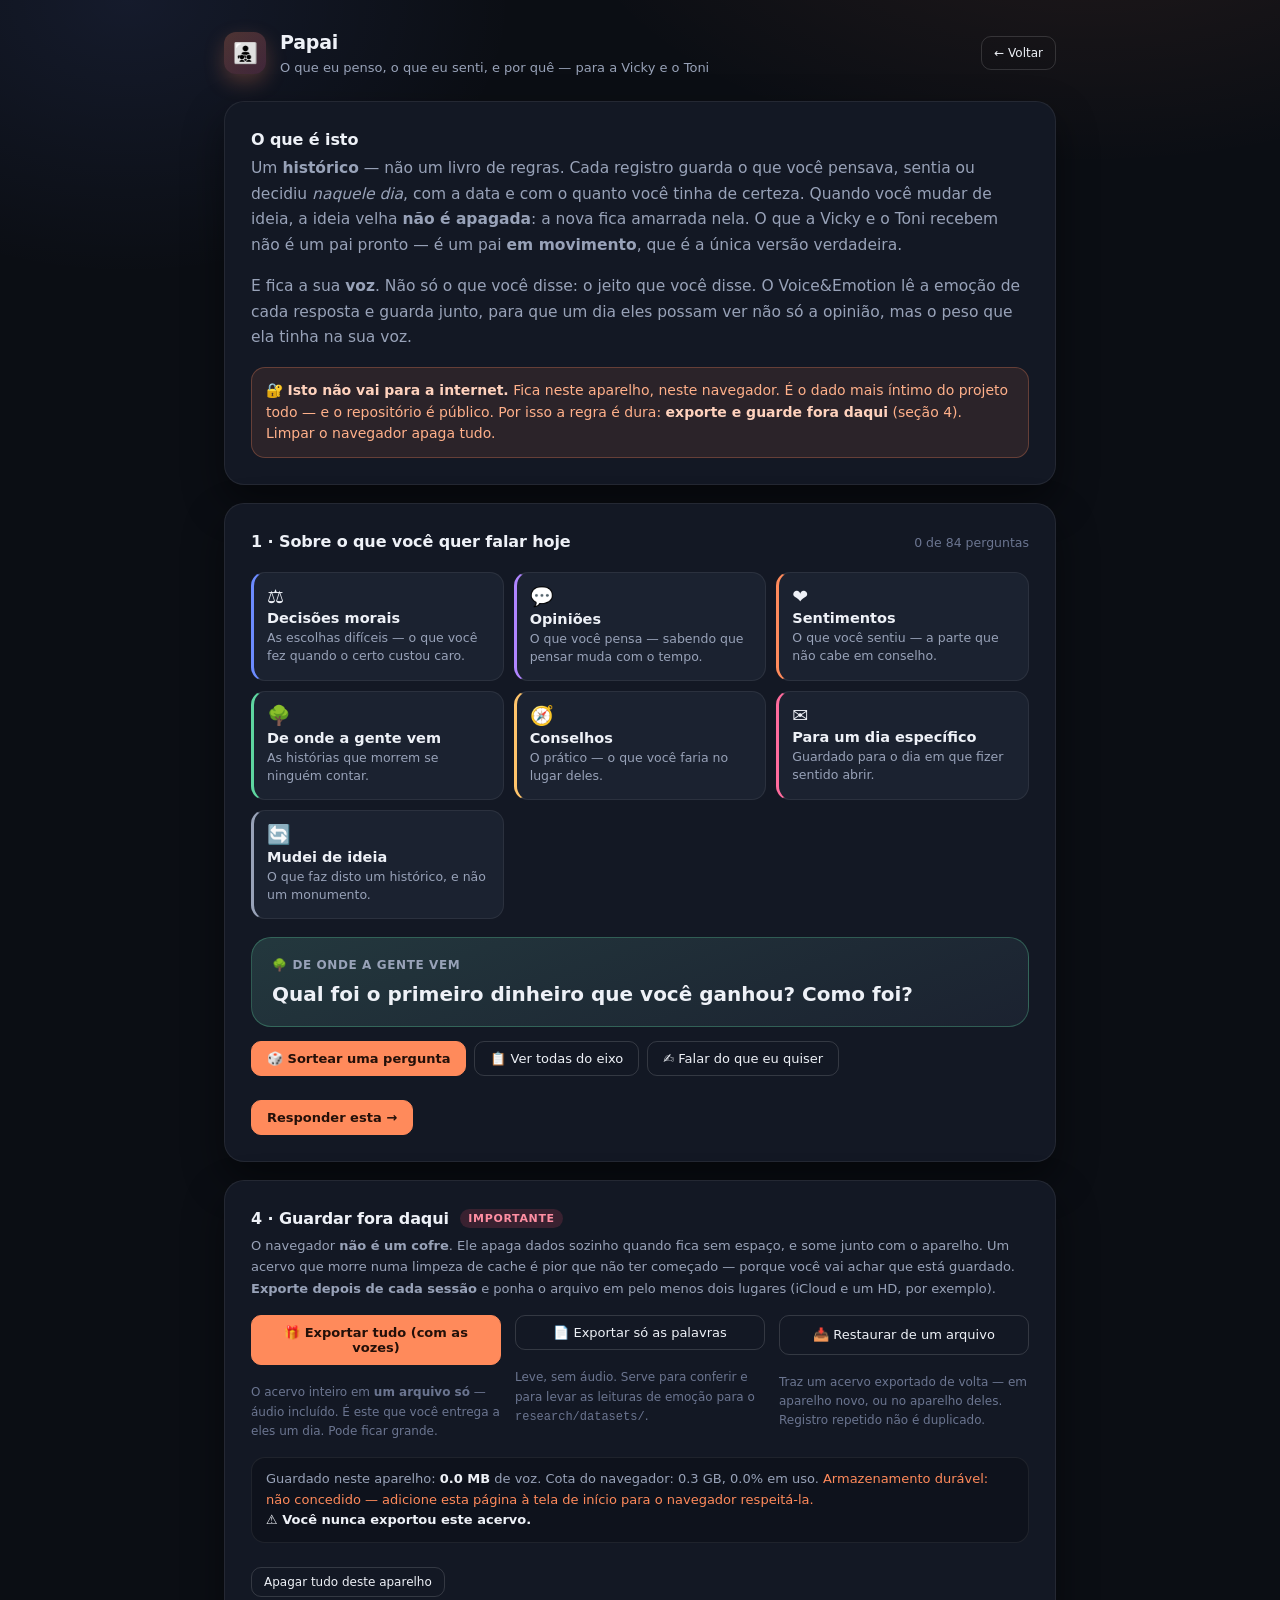
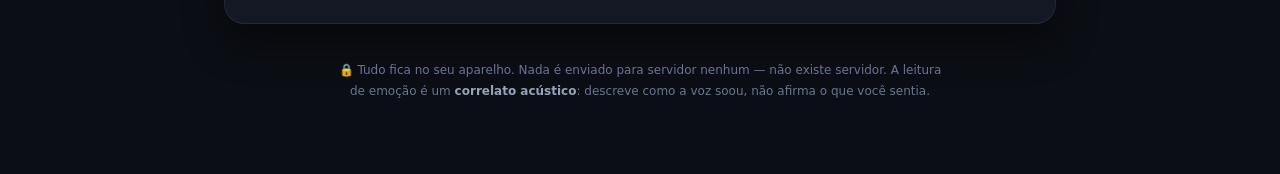
<file: papai.html>
<!DOCTYPE html>
<html lang="pt-BR">
<head>
  <meta charset="UTF-8" />
  <meta name="viewport" content="width=device-width, initial-scale=1.0" />
  <title>Papai — histórico de opiniões para a Vicky e o Toni</title>
  <link rel="stylesheet" href="css/styles.css?v=20260911a" />
  <link rel="manifest" href="manifest.json" />
  <link rel="apple-touch-icon" href="icon.svg" />
  <meta name="apple-mobile-web-app-capable" content="yes" />
  <meta name="apple-mobile-web-app-status-bar-style" content="black-translucent" />
  <meta name="theme-color" content="#0b0e14" />
  <link rel="stylesheet" href="css/studio.css?v=20260911a" />
  <link rel="stylesheet" href="css/diario.css?v=20260911a" />
  <link rel="stylesheet" href="css/papai.css?v=20260911a" />
</head>
<body>
  <header class="topbar">
    <div class="brand">
      <div class="mark pap-mark" aria-hidden="true">👨‍👧‍👦</div>
      <div>
        <h1>Papai</h1>
        <p class="tagline">O que eu penso, o que eu senti, e por quê — para a Vicky e o Toni</p>
      </div>
    </div>
    <a href="index.html" class="btn ghost sm">← Voltar</a>
  </header>

  <main>
    <!-- ------------------------------------------------------------------ -->
    <!-- O que é isto                                                        -->
    <!-- ------------------------------------------------------------------ -->
    <section class="card pap-intro">
      <h2>O que é isto</h2>
      <p class="std-note">
        Um <strong>histórico</strong> — não um livro de regras. Cada registro
        guarda o que você pensava, sentia ou decidiu <em>naquele dia</em>, com a
        data e com o quanto você tinha de certeza. Quando você mudar de ideia,
        a ideia velha <strong>não é apagada</strong>: a nova fica amarrada nela.
        O que a Vicky e o Toni recebem não é um pai pronto — é um pai
        <strong>em movimento</strong>, que é a única versão verdadeira.
      </p>
      <p class="std-note">
        E fica a sua <strong>voz</strong>. Não só o que você disse: o jeito
        que você disse. O Voice&amp;Emotion lê a emoção de cada resposta e
        guarda junto, para que um dia eles possam ver não só a opinião, mas o
        peso que ela tinha na sua voz.
      </p>
      <div class="pap-warn">
        🔐 <strong>Isto não vai para a internet.</strong> Fica neste aparelho,
        neste navegador. É o dado mais íntimo do projeto todo — e o repositório
        é público. Por isso a regra é dura: <strong>exporte e guarde fora
        daqui</strong> (seção 4). Limpar o navegador apaga tudo.
      </div>
    </section>

    <!-- ------------------------------------------------------------------ -->
    <!-- 1 · Escolher a pergunta                                             -->
    <!-- ------------------------------------------------------------------ -->
    <section class="card" id="askCard">
      <div class="std-head">
        <h2>1 · Sobre o que você quer falar hoje</h2>
        <div class="std-counter" id="progressoGeral">—</div>
      </div>

      <div class="pap-cats" id="catRow"></div>

      <div class="pap-question" id="questionBox">
        <div class="pap-question-cat" id="qCat">—</div>
        <div class="pap-question-text" id="qText">Escolha um eixo acima, ou sorteie.</div>
      </div>

      <div class="pap-ask-actions">
        <button id="sortearBtn" class="btn primary">🎲 Sortear uma pergunta</button>
        <button id="listarBtn" class="btn ghost">📋 Ver todas do eixo</button>
        <button id="livreBtn" class="btn ghost">✍️ Falar do que eu quiser</button>
      </div>

      <div class="pap-list" id="listaPerguntas" hidden></div>

      <div class="pap-livre" id="livreBox" hidden>
        <label class="gt-q" for="livreInput">Sobre o que é? (vira o título do registro)</label>
        <input type="text" id="livreInput" class="pap-input"
               placeholder="Ex.: o que eu penso sobre dever favor a alguém" />
        <div class="std-actions">
          <button id="livreOkBtn" class="btn primary">Usar esta</button>
        </div>
      </div>

      <div class="std-actions" id="responderRow" hidden>
        <button id="responderBtn" class="btn primary">Responder esta →</button>
      </div>
    </section>

    <!-- ------------------------------------------------------------------ -->
    <!-- 2 · Responder                                                       -->
    <!-- ------------------------------------------------------------------ -->
    <section class="card" id="answerCard" hidden>
      <div class="std-head">
        <h2>2 · A sua resposta</h2>
        <button id="fecharRespostaBtn" class="btn ghost sm">✕ Fechar</button>
      </div>

      <div class="pap-question sticky">
        <div class="pap-question-cat" id="aCat">—</div>
        <div class="pap-question-text" id="aText">—</div>
        <div class="pap-revisao-nota" id="revisaoNota" hidden></div>
      </div>

      <div class="pap-modo" id="modoRow">
        <button class="chip selected" data-modo="voz">🎙️ Falar</button>
        <button class="chip" data-modo="escrito">⌨️ Escrever</button>
      </div>

      <!-- Voz -->
      <div id="vozBloco">
        <div class="dia-recorder">
          <button id="recBtn" class="dia-rec" aria-label="Gravar">
            <span class="dia-rec-icon"></span>
          </button>
          <div class="dia-timer" id="recTimer">00:00</div>
          <div class="dia-hint" id="recHint">Toque e fale como você fala. Sem ensaiar.</div>
          <div class="dia-level">
            <div class="dia-level-bar"><div class="dia-level-fill" id="levelFill"></div></div>
          </div>
        </div>
        <div class="pap-preview" id="previewBox" hidden>
          <audio id="previewAudio" controls></audio>
          <button id="regravarBtn" class="btn ghost sm">↺ Gravar de novo</button>
        </div>
      </div>

      <!-- Escrito -->
      <div id="escritoBloco" hidden>
        <textarea id="escritoInput" class="pap-textarea" rows="7"
                  placeholder="Escreva do jeito que você falaria."></textarea>
      </div>

      <!-- Metadados do registro -->
      <div id="metaBloco" hidden>
        <p class="gt-q">Para quem é?</p>
        <div class="gt-row" id="paraRow">
          <button class="chip selected" data-para="ambos">👧🧒 Os dois</button>
          <button class="chip" data-para="vicky">👧 Vicky</button>
          <button class="chip" data-para="toni">🧒 Toni</button>
        </div>

        <p class="gt-q">
          Quanta certeza você tem disso <strong>hoje</strong>?
          <span class="std-optional">(é o que transforma a coleção em histórico)</span>
        </p>
        <div class="gt-row" id="certezaRow">
          <button class="chip" data-certeza="1">🤷 Estou pensando alto</button>
          <button class="chip" data-certeza="2">🤔 Acho que é por aí</button>
          <button class="chip selected" data-certeza="3">🙂 Penso assim hoje</button>
          <button class="chip" data-certeza="4">💪 Tenho convicção</button>
          <button class="chip" data-certeza="5">🪨 Isso eu não mudo</button>
        </div>

        <p class="gt-q">Uma nota para eles <span class="std-optional">(opcional)</span></p>
        <textarea id="notaInput" class="pap-textarea" rows="2"
                  placeholder="Contexto, um lembrete, o que estava acontecendo naquele dia…"></textarea>

        <div class="pap-abrir">
          <p class="gt-q">Quando eles podem abrir? <span class="std-optional">(opcional)</span></p>
          <div class="gt-row" id="abrirRow">
            <button class="chip selected" data-abrir="sempre">📖 Quando quiserem</button>
            <button class="chip" data-abrir="18">🎂 Aos 18</button>
            <button class="chip" data-abrir="momento">✉️ No dia certo</button>
          </div>
          <input type="text" id="abrirQuando" class="pap-input" hidden
                 placeholder="Que dia é esse? Ex.: no casamento, quando sair de casa…" />
        </div>

        <div class="std-actions">
          <button id="descartarBtn" class="btn ghost">Descartar</button>
          <button id="salvarBtn" class="btn primary" disabled>Guardar</button>
        </div>
        <div class="std-missing" id="faltando"></div>
      </div>

      <!-- O que a voz disse -->
      <div class="std-reveal" id="revelacao" hidden>
        <h3>Guardado. E a sua voz disse isto:</h3>
        <div class="pap-reveal-line" id="revelacaoTexto">—</div>
        <div class="std-reveal-detail" id="revelacaoDetalhe"></div>
        <div class="std-actions">
          <button id="proximaBtn" class="btn primary">Próxima pergunta →</button>
          <button id="pararBtn" class="btn ghost">Por hoje chega</button>
        </div>
      </div>
    </section>

    <!-- ------------------------------------------------------------------ -->
    <!-- 3 · O acervo                                                        -->
    <!-- ------------------------------------------------------------------ -->
    <section class="card" id="acervoCard" hidden>
      <div class="std-head">
        <h2>3 · O acervo</h2>
        <div class="std-counter" id="acervoContador">—</div>
      </div>

      <div class="std-stats" id="acervoStats"></div>

      <div class="pap-filtros">
        <div class="gt-row" id="filtroCatRow"></div>
        <div class="gt-row" id="filtroParaRow">
          <button class="chip selected" data-fpara="todos">Todos</button>
          <button class="chip" data-fpara="vicky">👧 Vicky</button>
          <button class="chip" data-fpara="toni">🧒 Toni</button>
        </div>
      </div>

      <div class="pap-registros" id="registros"></div>
    </section>

    <!-- ------------------------------------------------------------------ -->
    <!-- 4 · Guardar fora daqui                                              -->
    <!-- ------------------------------------------------------------------ -->
    <section class="card" id="cofreCard">
      <h2>4 · Guardar fora daqui <span class="pap-badge">importante</span></h2>
      <p class="std-note">
        O navegador <strong>não é um cofre</strong>. Ele apaga dados sozinho
        quando fica sem espaço, e some junto com o aparelho. Um acervo que morre
        numa limpeza de cache é pior que não ter começado — porque você vai achar
        que está guardado. <strong>Exporte depois de cada sessão</strong> e ponha
        o arquivo em pelo menos dois lugares (iCloud e um HD, por exemplo).
      </p>

      <div class="pap-cofre-grid">
        <div class="pap-cofre-item">
          <button id="exportTudoBtn" class="btn primary">🎁 Exportar tudo (com as vozes)</button>
          <p class="dia-note">
            O acervo inteiro em <strong>um arquivo só</strong> — áudio incluído.
            É este que você entrega a eles um dia. Pode ficar grande.
          </p>
        </div>
        <div class="pap-cofre-item">
          <button id="exportTextoBtn" class="btn ghost">📄 Exportar só as palavras</button>
          <p class="dia-note">
            Leve, sem áudio. Serve para conferir e para levar as leituras de
            emoção para o <code>research/datasets/</code>.
          </p>
        </div>
        <div class="pap-cofre-item">
          <label for="importInput" class="btn ghost pap-file-btn">📥 Restaurar de um arquivo</label>
          <input type="file" id="importInput" accept="application/json" hidden />
          <p class="dia-note">
            Traz um acervo exportado de volta — em aparelho novo, ou no
            aparelho deles. Registro repetido não é duplicado.
          </p>
        </div>
      </div>

      <div class="pap-espaco" id="espacoNota"></div>

      <div class="std-actions">
        <button id="limparBtn" class="btn ghost sm">Apagar tudo deste aparelho</button>
      </div>
    </section>

    <p class="disclaimer">
      🔒 Tudo fica no seu aparelho. Nada é enviado para servidor nenhum —
      não existe servidor. A leitura de emoção é um <strong>correlato
      acústico</strong>: descreve como a voz soou, não afirma o que você sentia.
    </p>
  </main>

  <script src="js/affectgrid.js?v=20260911a"></script>
  <script src="js/emotion.js?v=20260911a"></script>
  <script src="js/papai-perguntas.js?v=20260911a"></script>
  <script src="js/papai.js?v=20260911a"></script>
</body>
</html>
</file>
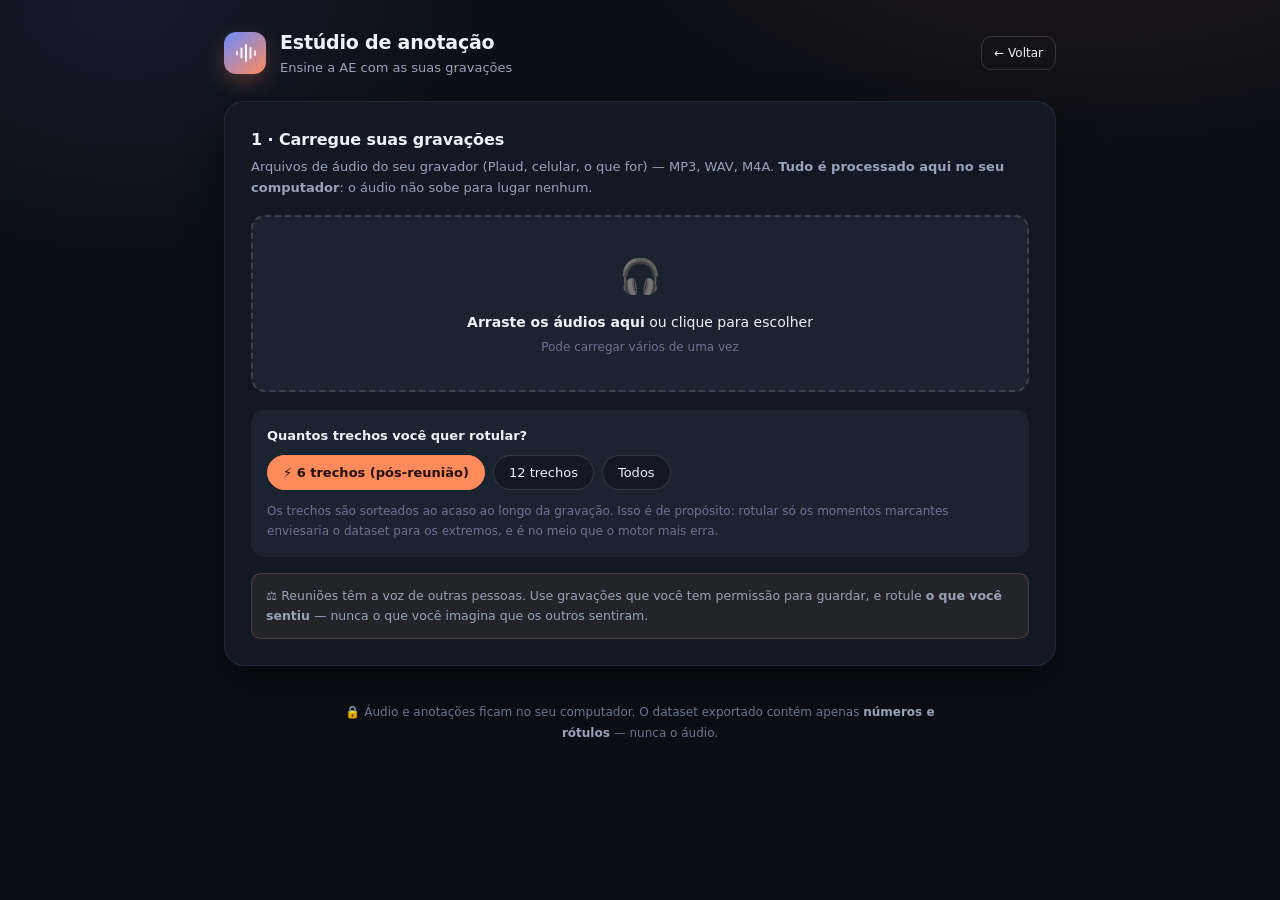
<file: studio.html>
<!DOCTYPE html>
<html lang="pt-BR">
<head>
  <meta charset="UTF-8" />
  <meta name="viewport" content="width=device-width, initial-scale=1.0" />
  <title>Estúdio de anotação — Voice&amp;Emotion</title>
  <link rel="stylesheet" href="css/styles.css?v=20260821f" />
  <link rel="stylesheet" href="css/studio.css?v=20260821f" />
  <link rel="manifest" href="manifest.json" />
  <link rel="apple-touch-icon" href="icon.svg" />
  <meta name="apple-mobile-web-app-capable" content="yes" />
  <meta name="apple-mobile-web-app-status-bar-style" content="black-translucent" />
  <meta name="theme-color" content="#0b0e14" />
</head>
<body>
  <header class="topbar">
    <div class="brand">
      <div class="mark" aria-hidden="true">
        <svg width="22" height="22" viewBox="0 0 22 22" fill="none">
          <g stroke="#fff" stroke-width="2" stroke-linecap="round">
            <line x1="3" y1="9.5" x2="3" y2="12.5" opacity=".75"/>
            <line x1="7.5" y1="6.5" x2="7.5" y2="15.5" opacity=".9"/>
            <line x1="12" y1="3" x2="12" y2="19"/>
            <line x1="16.5" y1="6" x2="16.5" y2="16" opacity=".9"/>
            <line x1="21" y1="9" x2="21" y2="13" opacity=".75"/>
          </g>
        </svg>
      </div>
      <div>
        <h1>Estúdio de anotação</h1>
        <p class="tagline">Ensine a AE com as suas gravações</p>
      </div>
    </div>
    <a href="index.html" class="btn ghost sm">← Voltar</a>
  </header>

  <main>
    <!-- 1. Carregar -->
    <section class="card" id="loadCard">
      <h2>1 · Carregue suas gravações</h2>
      <p class="std-note">
        Arquivos de áudio do seu gravador (Plaud, celular, o que for) — MP3, WAV,
        M4A. <strong>Tudo é processado aqui no seu computador</strong>: o áudio
        não sobe para lugar nenhum.
      </p>

      <div class="std-drop" id="dropZone">
        <input type="file" id="fileInput" accept="audio/*" multiple hidden />
        <div class="std-drop-inner">
          <div class="std-drop-icon">🎧</div>
          <div><strong>Arraste os áudios aqui</strong> ou clique para escolher</div>
          <div class="std-drop-sub">Pode carregar vários de uma vez</div>
        </div>
      </div>

      <div class="std-mode">
        <div class="std-mode-title">Quantos trechos você quer rotular?</div>
        <div class="gt-row" id="modeRow">
          <button class="chip selected" data-mode="6">⚡ 6 trechos (pós-reunião)</button>
          <button class="chip" data-mode="12">12 trechos</button>
          <button class="chip" data-mode="0">Todos</button>
        </div>
        <div class="std-mode-note">
          Os trechos são sorteados ao acaso ao longo da gravação. Isso é de
          propósito: rotular só os momentos marcantes enviesaria o dataset para
          os extremos, e é no meio que o motor mais erra.
        </div>
      </div>

      <div class="std-warn">
        ⚖️ Reuniões têm a voz de outras pessoas. Use gravações que você tem
        permissão para guardar, e rotule <strong>o que você sentiu</strong> —
        nunca o que você imagina que os outros sentiram.
      </div>

      <div class="std-progress" id="progressBox" hidden>
        <div class="std-progress-label" id="progressLabel">Analisando…</div>
        <div class="bar"><div class="fill energy" id="progressFill"></div></div>
      </div>
    </section>

    <!-- 2. Anotar -->
    <section class="card" id="annotateCard" hidden>
      <div class="std-head">
        <h2>2 · Como você se sentiu aqui?</h2>
        <div class="std-counter" id="segCounter">—</div>
      </div>

      <div class="std-blind">
        🙈 <strong>Rotulação às cegas.</strong> Você marca primeiro; o palpite do
        motor aparece só depois. Se você visse antes, sua resposta ficaria
        contaminada — e o dataset não serviria para validar nada.
      </div>

      <div class="std-player">
        <button id="playBtn" class="std-play">▶︎ Ouvir trecho</button>
        <div class="std-timecode" id="timecode">—</div>
        <canvas id="segWave" class="std-wave" height="54"></canvas>
      </div>

      <p class="gt-q">Quem está falando neste trecho? <span class="std-optional">(obrigatório)</span></p>
      <p class="std-speaker-note">
        Se for outra pessoa, não peço o rótulo emocional: o motor estaria medindo
        a voz dela enquanto você descreveria o seu sentimento — dois fenômenos
        diferentes no mesmo registro. O trecho é só marcado e seguimos.
      </p>
      <div class="gt-row" id="speakerRow">
        <button class="chip" data-spk="eu">🙋 Sou eu</button>
        <button class="chip" data-spk="outro">👤 Outra pessoa</button>
        <button class="chip" data-spk="mistura">👥 Os dois</button>
        <button class="chip" data-spk="ninguem">🔇 Ninguém / ruído</button>
      </div>

      <!-- Só faz sentido quando a voz medida é a de quem rotula. -->
      <div id="gridBlock">
      <p class="gt-q">👆 Clique <strong>dentro do quadrado</strong> abaixo, no ponto que representa o que você sentiu <span class="std-optional">(obrigatório)</span></p>

      <details class="std-guide">
        <summary>Como marcar? — guia rápido dos dois eixos</summary>
        <div class="std-guide-body">
          <p>
            São <strong>duas perguntas independentes</strong>. Responda uma de
            cada vez, e não pense em "que emoção é essa" — pense nas duas.
          </p>

          <div class="std-axis">
            <div class="std-axis-name">↔️ Horizontal — <strong>era agradável estar ali?</strong></div>
            <p>
              Não é se a reunião foi produtiva, nem se você se saiu bem. É se
              <em>a sensação</em> era boa ou ruim.
            </p>
            <ul>
              <li><strong>Bem à direita</strong> — ótimo, prazeroso, queria mais daquilo</li>
              <li><strong>Direita</strong> — confortável, tranquilo</li>
              <li><strong>Centro</strong> — indiferente, nem bom nem ruim</li>
              <li><strong>Esquerda</strong> — incômodo, desagradável</li>
              <li><strong>Bem à esquerda</strong> — péssimo, angustiante</li>
            </ul>
          </div>

          <div class="std-axis">
            <div class="std-axis-name">↕️ Vertical — <strong>quanta energia no corpo?</strong></div>
            <p>
              Não é o quanto você falou. É o quanto seu corpo estava ligado —
              coração, respiração, prontidão.
            </p>
            <ul>
              <li><strong>Bem em cima</strong> — acelerado, adrenalina, muito ligado</li>
              <li><strong>Em cima</strong> — alerta, energizado</li>
              <li><strong>Meio</strong> — normal</li>
              <li><strong>Embaixo</strong> — tranquilo, desacelerado</li>
              <li><strong>Bem embaixo</strong> — sem energia, apático, sonolento</li>
            </ul>
          </div>

          <div class="std-axis">
            <div class="std-axis-name">🗺️ Onde as emoções costumam cair</div>
            <table class="std-map">
              <tr><th>Se você sentiu…</th><th>horizontal</th><th>vertical</th></tr>
              <tr><td>Entusiasmado, empolgado</td><td>bem à direita</td><td>bem em cima</td></tr>
              <tr><td>Confiante, no controle</td><td>direita</td><td>meio/alto</td></tr>
              <tr><td>Calmo, sereno</td><td>direita</td><td>embaixo</td></tr>
              <tr><td>Neutro, indiferente</td><td>centro</td><td>meio</td></tr>
              <tr><td><strong>Tenso, apreensivo</strong></td><td><strong>esquerda</strong></td><td><strong>em cima</strong></td></tr>
              <tr><td>Irritado, contrariado</td><td>bem à esquerda</td><td>bem em cima</td></tr>
              <tr><td>Desanimado, frustrado</td><td>esquerda</td><td>embaixo</td></tr>
              <tr><td>Cansado, esgotado</td><td>centro/esquerda</td><td>bem embaixo</td></tr>
            </table>
          </div>

          <p class="std-guide-warn">
            ⚠️ <strong>Use os extremos.</strong> Se você marcar tudo perto do
            centro, o dataset fica sem contraste e não há o que aprender. Foi
            ótimo? Vai pra ponta direita. Foi ruim? Vai pra ponta esquerda. A
            grade só ensina se você usar a régua inteira.
          </p>
        </div>
      </details>
      <div class="grid-main">
        <canvas id="stdGrid" class="affect-grid" width="440" height="440"
                role="button" tabindex="0"
                aria-label="Grade de afeto: valência no eixo horizontal, ativação no vertical"></canvas>
      </div>
      <div class="grid-readout" id="stdReadout">👆 <strong>Clique dentro do quadrado acima</strong> — direita = agradável, esquerda = desagradável, em cima = agitado, embaixo = quieto.</div>

      <p class="gt-q">Um nome para isso <span class="std-optional">(opcional)</span></p>
      <div class="gt-row" id="feelRow">
        <button class="chip" data-feel="confiante">😎 Confiante</button>
        <button class="chip" data-feel="animado">😃 Animado</button>
        <button class="chip" data-feel="calmo">🙂 Calmo</button>
        <button class="chip" data-feel="neutro">😐 Neutro</button>
        <button class="chip" data-feel="tenso">😧 Tenso</button>
        <button class="chip" data-feel="irritado">😠 Irritado</button>
        <button class="chip" data-feel="desanimado">😔 Desanimado</button>
        <button class="chip" data-feel="cansado">🥱 Cansado</button>
      </div>
      </div><!-- /gridBlock -->

      <div class="std-actions">
        <button id="skipBtn" class="btn ghost">Pular trecho</button>
        <button id="saveBtn" class="btn primary" disabled>Salvar e revelar →</button>
      </div>
      <div class="std-missing" id="missingHint"></div>

      <!-- Revelação: só depois do rótulo -->
      <div class="std-reveal" id="revealBox" hidden>
        <h3>O que o motor achou</h3>
        <div class="std-compare">
          <div class="std-side">
            <div class="std-side-label">Você sentiu</div>
            <div class="std-side-val" id="revealYou">—</div>
          </div>
          <div class="std-vs" id="revealVerdict">—</div>
          <div class="std-side">
            <div class="std-side-label">O motor leu</div>
            <div class="std-side-val" id="revealEngine">—</div>
          </div>
        </div>
        <div class="std-reveal-detail" id="revealDetail"></div>
        <button id="nextBtn" class="btn primary">Próximo trecho →</button>
      </div>
    </section>

    <!-- 3. Resultado -->
    <section class="card" id="statsCard" hidden>
      <h2>3 · O que já temos</h2>
      <div class="std-stats" id="statsGrid"></div>
      <div class="std-actions">
        <button id="exportBtn" class="btn primary">⬇️ Exportar dataset</button>
        <button id="clearBtn" class="btn ghost">Limpar anotações</button>
      </div>
      <p class="std-note" id="accuracyNote"></p>
    </section>

    <p class="disclaimer">
      🔒 Áudio e anotações ficam no seu computador. O dataset exportado contém
      apenas <strong>números e rótulos</strong> — nunca o áudio.
    </p>
  </main>

  <audio id="audioEl" hidden></audio>
  <script src="js/affectgrid.js?v=20260821f"></script>
  <script src="js/emotion.js?v=20260821f"></script>
  <script src="js/fft.js?v=20260821f"></script>
  <script src="js/studio.js?v=20260821f"></script>
</body>
</html>
</file>
<file: css/styles.css>
/*
 * Voice&Emotion — sistema visual
 *
 * Identidade: ferramenta profissional com alma humana.
 *  - Profissional: base neutra e profunda, hierarquia clara, nada de enfeite.
 *  - Humana: um acento quente (âmbar/coral), cantos suaves, respiro generoso.
 * As cores "frias" estruturam; as cores quentes só aparecem onde há emoção
 * (a voz, os dados sentidos) — assim o calor significa algo, não decora.
 */

/* O atributo `hidden` tem que ganhar de qualquer `display` nosso.
 *
 * A regra do navegador para [hidden] vale menos que qualquer declaração de
 * display escrita aqui, então `.btn { display: inline-flex }` fazia
 * `<button hidden>` continuar aparecendo. O botão "Parar os avisos" do Diário
 * seguia na tela depois de desligar os avisos — o estado da tela mentia sobre
 * o estado do sistema, que é o pior tipo de bug de interface. */
[hidden] { display: none !important; }

:root {
  /* Base — profunda e neutra, para os dados emocionais brilharem em cima */
  --bg: #0b0e14;
  --bg-elev: #131824;
  --bg-inset: #1b2230;
  --line: rgba(255, 255, 255, 0.07);
  --line-strong: rgba(255, 255, 255, 0.14);

  /* Texto */
  --text: #eef1f7;
  --text-dim: #98a2b8;
  --text-faint: #6b7590;

  /* Acento humano (calor) e de confiança (estrutura) */
  --warm: #ff8a5b;
  --warm-soft: #ffb08a;
  --trust: #6c8bff;

  /* Dimensões emocionais — cada uma com sentido próprio */
  --energy: #ff7a59;
  --valence: #ffc46b;
  --expr: #b085ff;
  --flow: #5ed6a0;
  --pitch: #4fd1c5;
  --danger: #ff5470;

  --r-sm: 10px;
  --r-md: 14px;
  --r-lg: 20px;
  --shadow: 0 18px 40px rgba(0, 0, 0, 0.45);
  --maxw: 880px;
}

* { box-sizing: border-box; }

html { -webkit-text-size-adjust: 100%; }

body {
  margin: 0;
  font-family: ui-sans-serif, system-ui, -apple-system, "Segoe UI", Roboto, sans-serif;
  background:
    radial-gradient(900px 500px at 85% -15%, rgba(255, 138, 91, 0.10), transparent 60%),
    radial-gradient(700px 500px at 10% 0%, rgba(108, 139, 255, 0.10), transparent 55%),
    var(--bg);
  background-attachment: fixed;
  color: var(--text);
  min-height: 100vh;
  line-height: 1.5;
  -webkit-font-smoothing: antialiased;
}

/* ---------- Cabeçalho ---------- */

.topbar {
  display: flex;
  align-items: center;
  justify-content: space-between;
  gap: 16px;
  padding: 28px 24px 20px;
  max-width: var(--maxw);
  margin: 0 auto;
}

.brand { display: flex; align-items: center; gap: 14px; }

/* Marca: onda de voz que aquece da esquerda pra direita */
.mark {
  width: 42px; height: 42px;
  border-radius: 12px;
  background: linear-gradient(140deg, var(--trust), var(--warm));
  display: grid; place-items: center;
  flex-shrink: 0;
  box-shadow: 0 8px 20px rgba(255, 138, 91, 0.25);
}
.mark svg { display: block; }

h1 {
  font-size: 19px;
  margin: 0;
  letter-spacing: -0.2px;
  font-weight: 650;
}
h1 .amp { color: var(--warm); font-weight: 400; margin: 0 1px; }
.tagline { margin: 1px 0 0; color: var(--text-dim); font-size: 13px; }

.status {
  font-size: 12px;
  font-weight: 550;
  padding: 7px 13px;
  border-radius: 999px;
  background: var(--bg-elev);
  color: var(--text-dim);
  border: 1px solid var(--line);
  white-space: nowrap;
}
.status.rec {
  background: rgba(255, 84, 112, 0.14);
  color: #ff9fb0;
  border-color: rgba(255, 84, 112, 0.35);
}
.status.analyzing { background: rgba(108, 139, 255, 0.14); color: #b9c6ff; }

main { max-width: var(--maxw); margin: 0 auto; padding: 4px 24px 72px; }

/* ---------- Cartões ---------- */

.card {
  background: var(--bg-elev);
  border: 1px solid var(--line);
  border-radius: var(--r-lg);
  padding: 26px;
  margin-bottom: 18px;
  box-shadow: var(--shadow);
}

h2 { margin: 0 0 4px; font-size: 16px; font-weight: 620; letter-spacing: -0.1px; }
h3 {
  font-size: 11px;
  color: var(--text-faint);
  margin: 26px 0 12px;
  text-transform: uppercase;
  letter-spacing: 0.9px;
  font-weight: 650;
}

/* ---------- Gravador ---------- */

.recorder { text-align: center; padding: 34px 26px; }

.record-btn {
  width: 88px; height: 88px;
  border-radius: 50%;
  border: none;
  background: linear-gradient(145deg, #ff9a72, #ff5f57);
  cursor: pointer;
  display: grid; place-items: center;
  box-shadow: 0 10px 30px rgba(255, 95, 87, 0.4);
  transition: transform 0.15s ease, box-shadow 0.25s ease;
  margin: 0 auto;
}
.record-btn:hover { transform: scale(1.045); }
.record-btn:active { transform: scale(0.98); }
.record-btn:focus-visible { outline: 3px solid var(--warm-soft); outline-offset: 4px; }

.record-icon {
  width: 28px; height: 28px;
  border-radius: 50%;
  background: #fff;
  transition: all 0.22s cubic-bezier(0.4, 0, 0.2, 1);
}
.record-btn.recording .record-icon { border-radius: 5px; width: 24px; height: 24px; }
.record-btn.recording { animation: pulse 1.6s ease-out infinite; }
@keyframes pulse {
  0% { box-shadow: 0 0 0 0 rgba(255, 95, 87, 0.5), 0 10px 30px rgba(255, 95, 87, 0.4); }
  70% { box-shadow: 0 0 0 22px rgba(255, 95, 87, 0), 0 10px 30px rgba(255, 95, 87, 0.4); }
  100% { box-shadow: 0 0 0 0 rgba(255, 95, 87, 0), 0 10px 30px rgba(255, 95, 87, 0.4); }
}

.timer {
  font-size: 34px;
  font-weight: 680;
  font-variant-numeric: tabular-nums;
  letter-spacing: -0.5px;
  margin-top: 18px;
  line-height: 1.1;
}
.hint { color: var(--text-dim); font-size: 13.5px; margin-top: 6px; }

/* Convite da primeira vez — a primeira impressão importa */
.welcome {
  margin-top: 22px;
  padding-top: 22px;
  border-top: 1px solid var(--line);
  color: var(--text-dim);
  font-size: 13.5px;
  line-height: 1.65;
  max-width: 460px;
  margin-left: auto;
  margin-right: auto;
}
.welcome strong { color: var(--text); font-weight: 600; }

/* ---------- Medidores ---------- */

.live-meters { margin-top: 26px; display: grid; gap: 14px; text-align: left; }
.meter label {
  font-size: 11.5px;
  color: var(--text-dim);
  display: block;
  margin-bottom: 6px;
  font-weight: 550;
}

.bar {
  height: 10px;
  background: var(--bg-inset);
  border-radius: 999px;
  overflow: hidden;
}
.bar.sm { height: 8px; }
.fill {
  height: 100%;
  width: 0%;
  border-radius: 999px;
  transition: width 0.14s linear;
}
.fill.energy { background: linear-gradient(90deg, #ffb08a, var(--energy)); }
.fill.pitch { background: linear-gradient(90deg, #8fe8de, var(--pitch)); }
.fill.expr { background: linear-gradient(90deg, #cdb3ff, var(--expr)); }
.fill.valence { background: linear-gradient(90deg, #ffdda6, var(--valence)); }
.fill.flow { background: linear-gradient(90deg, #a5e9c9, var(--flow)); }

.live-emotion {
  margin-top: 10px;
  text-align: center;
  font-size: 17px;
  font-weight: 620;
  padding: 14px;
  background: var(--bg-inset);
  border-radius: var(--r-md);
  letter-spacing: -0.1px;
}

.waveform { width: 100%; height: 76px; margin-top: 20px; display: block; }

/* ---------- Resultado ---------- */

.summary-grid {
  display: grid;
  grid-template-columns: 190px 1fr;
  gap: 26px;
  align-items: center;
  margin-top: 18px;
}

.dominant {
  text-align: center;
  background: linear-gradient(160deg, var(--bg-inset), rgba(255, 138, 91, 0.06));
  border: 1px solid var(--line);
  border-radius: var(--r-md);
  padding: 24px 14px;
}
.dominant .emoji { font-size: 54px; line-height: 1; }
.dom-label { font-size: 18px; font-weight: 660; margin-top: 10px; letter-spacing: -0.2px; }
.dom-sub { font-size: 11.5px; color: var(--text-faint); margin-top: 3px; }

.dims { display: grid; gap: 15px; }
.dim-label {
  font-size: 11.5px;
  color: var(--text-dim);
  display: block;
  margin-bottom: 6px;
  font-weight: 550;
}

.timeline {
  width: 100%;
  height: 140px;
  display: block;
  background: var(--bg-inset);
  border-radius: var(--r-md);
}
.timeline-legend {
  display: flex;
  flex-wrap: wrap;
  gap: 14px;
  margin-top: 12px;
  font-size: 11.5px;
  color: var(--text-dim);
}
.timeline-legend span { display: inline-flex; align-items: center; gap: 6px; }
.dot { width: 9px; height: 9px; border-radius: 50%; display: inline-block; flex-shrink: 0; }

.playback {
  display: flex;
  align-items: center;
  gap: 12px;
  margin-top: 24px;
  flex-wrap: wrap;
}
audio { flex: 1; min-width: 220px; height: 38px; }

.insights ul { margin: 0; padding-left: 18px; }
.insights li { margin: 9px 0; line-height: 1.6; font-size: 14px; color: #dbe1ee; }

/* ---------- Ground truth (o tijolo do dataset) ---------- */

.groundtruth {
  margin-top: 26px;
  padding: 22px;
  background: linear-gradient(150deg, rgba(255, 138, 91, 0.07), rgba(108, 139, 255, 0.05));
  border-radius: var(--r-md);
  border: 1px solid rgba(255, 138, 91, 0.2);
}
.groundtruth h3 { margin-top: 0; color: var(--warm-soft); }
.gt-intro { font-size: 13px; color: var(--text-dim); margin: 0 0 18px; line-height: 1.6; }
.gt-q { font-size: 13px; color: var(--text); margin: 18px 0 9px; font-weight: 550; }
.gt-q:first-of-type { margin-top: 0; }
.gt-row { display: flex; flex-wrap: wrap; gap: 8px; }

.chip {
  border: 1px solid var(--line-strong);
  background: var(--bg-elev);
  color: var(--text);
  padding: 9px 15px;
  border-radius: 999px;
  cursor: pointer;
  font-size: 13px;
  font-family: inherit;
  transition: all 0.14s ease;
}
.chip:hover { border-color: var(--warm); transform: translateY(-1px); }
.chip.selected {
  background: var(--warm);
  border-color: var(--warm);
  color: #241009;
  font-weight: 650;
}

/* Affect Grid (Russell, Weiss & Mendelsohn): valência × ativação num toque.
   Os rótulos dos eixos são desenhados dentro do canvas (js/affectgrid.js) —
   com <div>s ao redor eles saíam desalinhados conforme a largura da tela. */
.grid-main { max-width: 380px; margin: 4px 0; }
.affect-grid {
  width: 100%;
  height: auto;
  aspect-ratio: 1;
  display: block;
  background: var(--bg);
  border: 1px solid var(--line-strong);
  border-radius: var(--r-md);
  cursor: crosshair;
  touch-action: manipulation;
}
.affect-grid:focus-visible { outline: 2px solid var(--warm); outline-offset: 3px; }
.grid-readout {
  margin-top: 12px;
  font-size: 13.5px;
  color: var(--text-dim);
  line-height: 1.6;
}
.grid-readout strong { color: var(--warm-soft); font-weight: 620; }

/* Leitura dimensional (vetor + confiança) */
.reading {
  margin-top: 22px;
  padding: 18px;
  background: var(--bg-inset);
  border-radius: var(--r-md);
  border: 1px solid var(--line);
}
.reading.inconclusive { border-color: rgba(255, 196, 107, 0.35); background: rgba(255, 196, 107, 0.06); }
.conf-line { display: flex; align-items: center; gap: 12px; flex-wrap: wrap; }
.conf-label { font-size: 12px; color: var(--text-dim); }
.conf-bar { flex: 1; min-width: 120px; height: 8px; background: var(--bg); border-radius: 999px; overflow: hidden; }
.conf-fill { height: 100%; border-radius: 999px; background: linear-gradient(90deg, #ff8a5b, #5ed6a0); transition: width 0.3s ease; }
.conf-val { font-size: 13px; font-weight: 650; font-variant-numeric: tabular-nums; }
.vec { display: flex; flex-wrap: wrap; gap: 8px; margin-top: 14px; }
.vec-item {
  background: var(--bg);
  border: 1px solid var(--line);
  border-radius: var(--r-sm);
  padding: 8px 11px;
  font-size: 12px;
}
.vec-item b { display: block; color: var(--text); font-size: 14px; font-variant-numeric: tabular-nums; margin-top: 2px; }
.vec-item span { color: var(--text-faint); }
.vec-item.na b { color: var(--text-faint); }
.reading-note { font-size: 12px; color: var(--text-faint); margin: 14px 0 0; line-height: 1.6; }

.gt-saved {
  margin-top: 18px;
  font-size: 13px;
  color: var(--flow);
  background: rgba(94, 214, 160, 0.1);
  border: 1px solid rgba(94, 214, 160, 0.2);
  padding: 12px 14px;
  border-radius: var(--r-sm);
  line-height: 1.55;
}

/* ---------- Botões ---------- */

.btn {
  display: inline-flex;
  align-items: center;
  gap: 6px;
  padding: 9px 15px;
  border-radius: var(--r-sm);
  border: 1px solid var(--line-strong);
  background: var(--bg-inset);
  color: var(--text);
  cursor: pointer;
  font-size: 13px;
  font-family: inherit;
  text-decoration: none;
  transition: all 0.14s ease;
}
.btn:hover { border-color: var(--warm); color: #fff; }
.btn.ghost { background: transparent; }
.btn.sm { padding: 7px 12px; font-size: 12px; }

/* ---------- Histórico ---------- */

.history-head {
  display: flex;
  justify-content: space-between;
  align-items: center;
  gap: 12px;
  flex-wrap: wrap;
}
.history-head h2 { margin: 0; }
.history-actions { display: flex; gap: 8px; }

.history-list { list-style: none; padding: 0; margin: 18px 0 0; }
.history-list .empty { color: var(--text-faint); font-size: 13.5px; line-height: 1.6; }

.history-item {
  display: flex;
  align-items: center;
  gap: 14px;
  padding: 13px 15px;
  border-radius: var(--r-md);
  background: var(--bg-inset);
  border: 1px solid transparent;
  margin-bottom: 9px;
  cursor: pointer;
  transition: all 0.14s ease;
}
.history-item:hover { border-color: var(--line-strong); transform: translateX(2px); }
.history-item .h-emoji { font-size: 26px; flex-shrink: 0; }
.history-item .h-meta { flex: 1; min-width: 0; }
.history-item .h-title { font-weight: 620; font-size: 14px; }
.history-item .h-sub { font-size: 12px; color: var(--text-faint); margin-top: 2px; }
.history-item .h-del {
  color: var(--text-faint);
  font-size: 16px;
  padding: 6px 9px;
  border-radius: var(--r-sm);
  flex-shrink: 0;
}
.history-item .h-del:hover { color: var(--danger); background: rgba(255, 84, 112, 0.12); }

/* ---------- Rodapé ---------- */

.disclaimer {
  font-size: 12px;
  color: var(--text-faint);
  line-height: 1.75;
  text-align: center;
  max-width: 620px;
  margin: 36px auto 0;
}
.disclaimer strong { color: var(--text-dim); font-weight: 600; }

/* ---------- Responsivo ---------- */

@media (max-width: 620px) {
  .summary-grid { grid-template-columns: 1fr; }
  .card { padding: 22px 18px; }
  .topbar { padding: 22px 18px 16px; }
  main { padding: 4px 18px 60px; }
  .timer { font-size: 30px; }
  .tagline { display: none; }
}

@media (prefers-reduced-motion: reduce) {
  * { animation: none !important; transition: none !important; }
}
</file>
<file: hero/css/hero.css>
:root{
  /* areia com viés rosado — não é bege de guia de viagem */
  --sand:#faf4ee; --sand-2:#f2e8e0; --card:#fffbf7;
  /* preto-ameixa, o céu noturno do pôster */
  --ink:#1b1420; --ink-2:#584a5c; --ink-3:#8b7d8e; --line:#e8dbd2;
  /* magenta e ciano do pôster, calibrados para leitura */
  --gold:#c81e64; --gold-soft:#fbe4ee;
  --blue:#0e8c96; --blue-soft:#d9f0f1;
  /* açafrão: só dinheiro */
  --money:#a1690f;
  /* semânticos, separados do acento */
  --green:#2c6b4a; --green-soft:#dcefe3;
  --red:#a8322c; --red-soft:#f8e0dd;
  --amber:#8a6412; --amber-soft:#f8eed4;
  --r:14px; --shadow:0 1px 2px rgba(40,20,35,.05),0 10px 28px rgba(40,20,35,.07);
  --max:1180px;
  --disp:"Fraunces","Iowan Old Style",Georgia,serif;
  --body:"Figtree","Helvetica Neue",Arial,sans-serif;
}
@media (prefers-color-scheme:dark){
  :root:not([data-theme="light"]){
    --sand:#150f19; --sand-2:#1e1624; --card:#1c1421;
    --ink:#f6eef2; --ink-2:#c5b3c4; --ink-3:#8d7d91; --line:#33263a;
    --gold:#ff6fa5; --gold-soft:#3d1428;
    --blue:#4fd6dd; --blue-soft:#0d3034;
    --money:#e0ad4c;
    --green:#7ad3a3; --green-soft:#13301f;
    --red:#f09189; --red-soft:#3a1714;
    --amber:#e5bc5c; --amber-soft:#342a12;
    --shadow:0 1px 2px rgba(0,0,0,.5),0 10px 28px rgba(0,0,0,.4);
  }
}
:root[data-theme="dark"]{
  --sand:#150f19; --sand-2:#1e1624; --card:#1c1421;
  --ink:#f6eef2; --ink-2:#c5b3c4; --ink-3:#8d7d91; --line:#33263a;
  --gold:#ff6fa5; --gold-soft:#3d1428;
  --blue:#4fd6dd; --blue-soft:#0d3034;
  --money:#e0ad4c;
  --green:#7ad3a3; --green-soft:#13301f;
  --red:#f09189; --red-soft:#3a1714;
  --amber:#e5bc5c; --amber-soft:#342a12;
  --shadow:0 1px 2px rgba(0,0,0,.5),0 10px 28px rgba(0,0,0,.4);
}

*{box-sizing:border-box}
body{margin:0;background:var(--sand);color:var(--ink);
  font:15.5px/1.6 var(--body);font-optical-sizing:auto;
  -webkit-text-size-adjust:100%}
img{max-width:100%}
a{color:var(--gold)}
button{font:inherit;cursor:pointer}

.wrap{max-width:var(--max);margin:0 auto;padding-inline:16px}

/* ---------- topo ---------- */
header.top{background:var(--sand-2);border-bottom:1px solid var(--line);
  position:sticky;top:0;z-index:40;backdrop-filter:saturate(1.4) blur(8px)}
.top-in{display:flex;align-items:center;gap:12px;padding-block:10px}
.brand{display:flex;align-items:baseline;gap:8px;font-weight:800;letter-spacing:-.02em;font-size:19px}
.brand .he{color:var(--gold)}
.brand small{font-weight:500;font-size:11px;color:var(--ink-3);letter-spacing:.06em;text-transform:uppercase}
.top-sp{flex:1}
.icon-btn{background:var(--card);border:1px solid var(--line);color:var(--ink-2);
  border-radius:10px;width:38px;height:36px;display:grid;place-items:center;font-size:16px}
.icon-btn:hover{border-color:var(--gold);color:var(--gold)}

nav.tabs{display:flex;gap:4px;overflow-x:auto;padding-bottom:8px;scrollbar-width:none}
nav.tabs::-webkit-scrollbar{display:none}
nav.tabs button{white-space:nowrap;background:transparent;border:1px solid transparent;
  color:var(--ink-2);padding:7px 13px;border-radius:999px;font-size:13.5px;font-weight:600}
nav.tabs button[aria-selected="true"]{background:var(--ink);color:var(--sand)}
nav.tabs button:not([aria-selected="true"]):hover{border-color:var(--line);color:var(--ink)}

/* ---------- hero ---------- */
.hero{padding-block:22px 8px}
.hero h1{margin:0 0 6px;font-size:clamp(25px,6vw,38px);letter-spacing:-.03em;line-height:1.12}
.hero p{margin:0;color:var(--ink-2);max-width:62ch}
.meta-row{display:flex;flex-wrap:wrap;gap:8px;margin-top:14px}
.chip{font-size:12px;font-weight:600;padding:5px 10px;border-radius:999px;
  background:var(--card);border:1px solid var(--line);color:var(--ink-2)}
.chip b{color:var(--ink)}

/* ---------- filtros ---------- */
.filters{position:sticky;top:52px;z-index:30;background:var(--sand);
  padding-block:10px;border-bottom:1px solid var(--line);margin-bottom:16px}
.frow{display:flex;gap:6px;overflow-x:auto;scrollbar-width:none;padding-bottom:2px}
.frow::-webkit-scrollbar{display:none}
.frow button{white-space:nowrap;background:var(--card);border:1px solid var(--line);
  color:var(--ink-2);padding:6px 12px;border-radius:999px;font-size:13px;font-weight:600}
.frow button.on{background:var(--gold-soft);border-color:var(--gold);color:var(--gold)}
.fbar{display:flex;gap:8px;align-items:center;margin-top:8px;flex-wrap:wrap}
.fbar input[type=search]{flex:1;min-width:180px;background:var(--card);border:1px solid var(--line);
  color:var(--ink);border-radius:10px;padding:9px 12px;font-size:14px}
.count{font-size:12.5px;color:var(--ink-3);font-weight:600}

/* ---------- cards ---------- */
.grid{display:grid;gap:14px;grid-template-columns:1fr}
@media(min-width:700px){.grid{grid-template-columns:1fr 1fr}}
@media(min-width:1000px){.grid{grid-template-columns:1fr 1fr 1fr}}

.card{background:var(--card);border:1px solid var(--line);border-radius:var(--r);
  box-shadow:var(--shadow);overflow:hidden;display:flex;flex-direction:column;text-align:left}
.card-visual{height:92px;position:relative;
  background:linear-gradient(135deg,var(--g1,#d8c39a),var(--g2,#b08a4e))}
.card-visual .em{position:absolute;right:10px;top:8px;font-size:30px;opacity:.9;filter:saturate(1.1)}
.card-visual .badge{position:absolute;left:10px;top:10px;max-width:calc(100% - 58px);
  background:rgba(20,15,8,.78);color:#fff;font-size:10px;font-weight:800;
  letter-spacing:.03em;text-transform:uppercase;padding:4px 8px;border-radius:6px;
  overflow:hidden;text-overflow:ellipsis;white-space:nowrap}
.card-body{padding:12px 13px 13px;display:flex;flex-direction:column;gap:7px;flex:1}
.card h3{margin:0;font-size:16.5px;letter-spacing:-.01em;line-height:1.25}
.card .sub{font-size:12.5px;color:var(--ink-3);font-weight:600}
.card .porque{font-size:13.2px;color:var(--ink-2);line-height:1.5}
.tagrow{display:flex;flex-wrap:wrap;gap:5px;margin-top:auto;padding-top:4px}
.tag{font-size:11px;font-weight:700;padding:3px 7px;border-radius:6px;
  background:var(--sand-2);color:var(--ink-3);border:1px solid var(--line)}
.tag.ok{background:var(--green-soft);color:var(--green);border-color:transparent}
.tag.warn{background:var(--amber-soft);color:var(--amber);border-color:transparent}
.tag.bad{background:var(--red-soft);color:var(--red);border-color:transparent}
.tag.gold{background:var(--gold-soft);color:var(--gold);border-color:transparent}
.tag.blue{background:var(--blue-soft);color:var(--blue);border-color:transparent}
.card.dim{opacity:.62}
/* Ficha que existe só como aviso de homônimo: presente, mas apagada. */
.panel.dim{opacity:.68}
.price-line{font-size:13px;font-weight:700;color:var(--ink)}
.price-line span{font-weight:500;color:var(--ink-3)}

/* ---------- painel de detalhe ---------- */
.sheet-bg{position:fixed;inset:0;background:rgba(20,15,8,.55);z-index:60;
  opacity:0;pointer-events:none;transition:opacity .18s}
.sheet-bg.on{opacity:1;pointer-events:auto}
.sheet{position:fixed;z-index:61;background:var(--card);color:var(--ink);
  inset:auto 0 0 0;max-height:92vh;border-radius:18px 18px 0 0;
  transform:translateY(100%);transition:transform .22s ease;
  display:flex;flex-direction:column;box-shadow:0 -8px 40px rgba(0,0,0,.3)}
.sheet.on{transform:translateY(0)}
@media(min-width:820px){
  .sheet{inset:0 0 0 auto;width:min(560px,100%);max-height:100vh;border-radius:0;
    transform:translateX(100%)}
  .sheet.on{transform:translateX(0)}
}
.sheet-head{padding:14px 16px;border-bottom:1px solid var(--line);display:flex;gap:10px;align-items:flex-start}
.sheet-head h2{margin:0 0 3px;font-size:20px;letter-spacing:-.02em;line-height:1.2}
.sheet-head .sh-sub{font-size:12.5px;color:var(--ink-3);font-weight:600}
.sheet-body{overflow-y:auto;padding:16px;padding-bottom:calc(80px + env(safe-area-inset-bottom,0px));
  display:flex;flex-direction:column;gap:16px;-webkit-overflow-scrolling:touch}
.sec h4{margin:0 0 8px;font-size:11.5px;letter-spacing:.08em;text-transform:uppercase;color:var(--ink-3)}
.kv{display:grid;grid-template-columns:auto 1fr;gap:6px 12px;font-size:13.5px}
.kv dt{color:var(--ink-3);font-weight:600;white-space:nowrap}
.kv dd{margin:0;color:var(--ink)}
.note{background:var(--sand-2);border:1px solid var(--line);border-radius:10px;
  padding:10px 12px;font-size:13px;line-height:1.5;color:var(--ink-2)}
.note.warn{background:var(--amber-soft);border-color:transparent;color:var(--amber)}
.note.bad{background:var(--red-soft);border-color:transparent;color:var(--red)}
.note.ok{background:var(--green-soft);border-color:transparent;color:var(--green)}
.dish{border-top:1px solid var(--line);padding:10px 0}
.dish:first-of-type{border-top:none}
.dish b{display:block;font-size:14px;margin-bottom:2px}
.dish .pr{font-size:12.5px;font-weight:700;color:var(--gold)}
.dish .wy{font-size:13px;color:var(--ink-2);line-height:1.5;margin-top:3px}
.srcs{display:flex;flex-direction:column;gap:5px;font-size:12.5px}
.srcs a{color:var(--ink-2);text-decoration:none;border-bottom:1px dotted var(--line)}
.srcs a:hover{color:var(--gold);border-color:var(--gold)}
.btnrow{display:flex;flex-wrap:wrap;gap:8px}
.btn{background:var(--ink);color:var(--sand);border:none;border-radius:10px;
  padding:10px 14px;font-size:13.5px;font-weight:700;text-decoration:none;display:inline-flex;
  align-items:center;gap:6px}
.btn.sec{background:var(--card);color:var(--ink);border:1px solid var(--line)}
.btn.gold{background:var(--gold);color:#fff}
.btn:disabled{opacity:.4;cursor:not-allowed}
.scores{display:grid;grid-template-columns:1fr 1fr;gap:8px}
.score{background:var(--sand-2);border:1px solid var(--line);border-radius:10px;padding:9px 11px}
.score .n{font-size:20px;font-weight:800;letter-spacing:-.02em}
.score .l{font-size:11px;color:var(--ink-3);font-weight:600;line-height:1.3}
.bar{height:4px;background:var(--line);border-radius:2px;margin-top:6px;overflow:hidden}
.bar i{display:block;height:100%;background:var(--gold)}

/* comentários */
.cmt{background:var(--sand-2);border:1px solid var(--line);border-radius:10px;
  padding:10px 12px;font-size:13px;margin-bottom:8px}
.cmt .h{display:flex;justify-content:space-between;align-items:center;gap:8px;
  font-size:11.5px;color:var(--ink-3);font-weight:700;margin-bottom:5px}
.cmt .h button{background:none;border:none;color:var(--ink-3);font-size:14px;padding:0 2px}
.cmt .h button:hover{color:var(--red)}
.cmt p{margin:0;white-space:pre-wrap;line-height:1.5}
textarea{width:100%;background:var(--card);border:1px solid var(--line);color:var(--ink);
  border-radius:10px;padding:10px;font:inherit;font-size:13.5px;resize:vertical;min-height:70px}
.who{display:flex;gap:6px;margin-bottom:8px}
.who button{flex:1;background:var(--card);border:1px solid var(--line);color:var(--ink-2);
  border-radius:9px;padding:7px;font-size:13px;font-weight:700}
.who button.on{background:var(--gold-soft);border-color:var(--gold);color:var(--gold)}
.stars{display:flex;gap:3px;margin-bottom:8px}
.stars button{background:none;border:none;font-size:21px;padding:0 1px;line-height:1;filter:grayscale(1);opacity:.4}
.stars button.on{filter:none;opacity:1}

/* ---------- blocos de texto ---------- */
.panel{background:var(--card);border:1px solid var(--line);border-radius:var(--r);
  padding:16px 17px;box-shadow:var(--shadow);margin-bottom:14px}
.panel h2{margin:0 0 4px;font-size:19px;letter-spacing:-.02em}
.panel h3{margin:16px 0 6px;font-size:15.5px;letter-spacing:-.01em}
.panel h3:first-child{margin-top:0}
.panel p{margin:0 0 10px;color:var(--ink-2);line-height:1.6}
.panel .lead{color:var(--ink-3);font-size:13.5px;font-weight:600;margin-bottom:12px}
.pick{display:flex;gap:11px;padding:11px 0;border-top:1px solid var(--line);align-items:flex-start}
.pick:first-of-type{border-top:none}
.pick .rank{flex:0 0 26px;height:26px;border-radius:8px;background:var(--gold-soft);color:var(--gold);
  display:grid;place-items:center;font-weight:800;font-size:13px}
.pick .pb{flex:1;min-width:0}
.pick .pn{font-weight:700;font-size:14.5px;display:flex;align-items:center;gap:7px;flex-wrap:wrap}
.pick .pn button{background:none;border:none;color:var(--gold);font-size:12px;font-weight:700;padding:0;text-decoration:underline}
.pick .px{font-size:13.2px;color:var(--ink-2);line-height:1.5;margin-top:3px}

.night{border-left:3px solid var(--gold);padding:2px 0 2px 13px;margin-bottom:14px}
.night .nl{font-size:11.5px;letter-spacing:.06em;text-transform:uppercase;color:var(--gold);font-weight:800}
.night .nn{font-weight:700;font-size:16px;margin-top:2px;display:flex;gap:8px;align-items:center;flex-wrap:wrap}
.night .nx{font-size:13.2px;color:var(--ink-2);margin-top:4px;line-height:1.55}
.night .nh{font-size:12px;font-weight:800;color:var(--ink-3);background:var(--sand-2);
  border-radius:6px;padding:2px 7px}

.pill-link{background:none;border:none;color:var(--gold);font-weight:700;padding:0;
  text-decoration:underline;font-size:inherit;text-align:left}

/* geo */
.geo-box{display:flex;gap:10px;align-items:center;background:var(--blue-soft);
  border-radius:12px;padding:11px 13px;margin-bottom:14px;font-size:13.2px;color:var(--blue);font-weight:600}
.geo-box button{margin-left:auto}

footer.foot{border-top:1px solid var(--line);margin-top:30px;padding-block:20px 40px;
  color:var(--ink-3);font-size:12.5px;line-height:1.6}
footer.foot b{color:var(--ink-2)}

/* ---------- seletor de destinos ---------- */
.destinos{display:grid;gap:14px;grid-template-columns:1fr;margin-bottom:14px}
@media(min-width:640px){.destinos{grid-template-columns:1fr 1fr}}
.destino{display:block;width:100%;text-align:left;padding:0;background:var(--card);
  border:1px solid var(--line);border-radius:var(--r);overflow:hidden;box-shadow:var(--shadow);
  transition:transform .15s,border-color .15s}
.destino:hover{transform:translateY(-2px);border-color:var(--gold)}
.destino-arte{height:132px;overflow:hidden;line-height:0}
.destino-arte svg{width:100%;height:132px;display:block}
.destino-txt{padding:12px 14px 14px;display:flex;flex-direction:column;gap:2px}
.destino-txt strong{font-size:20px;letter-spacing:-.02em}
.destino-txt span{font-size:13px;color:var(--ink-3);font-weight:600}
.destino-txt em{font-size:12.5px;color:var(--gold);font-style:normal;font-weight:700;margin-top:4px}
.destino-txt small{font-size:12.5px;color:var(--ink-2)}

/* ---------- dia do roteiro ---------- */
.panel.dia{padding:0;overflow:hidden;display:flex;flex-direction:column}
@media(min-width:720px){.panel.dia{flex-direction:row}}
.dia-arte{line-height:0;flex:0 0 auto}
.dia-arte svg{width:100%;height:120px;display:block}
@media(min-width:720px){.dia-arte{width:200px}.dia-arte svg{height:100%;min-height:180px}}
.dia-txt{padding:14px 16px 16px;flex:1;min-width:0;display:flex;flex-direction:column;gap:6px}
.dia-txt .nn{font-size:17px}

/* ---------- conversor ---------- */
.conv{display:flex;flex-direction:column;gap:8px;margin-top:6px}
.conv-row{display:flex;align-items:center;gap:12px;background:var(--sand-2);
  border:1px solid var(--line);border-radius:12px;padding:10px 12px}
.conv-lab{flex:0 0 116px;display:flex;flex-direction:column;line-height:1.25}
.conv-lab b{font-size:14px;letter-spacing:.02em}
.conv-lab span{font-size:11.5px;color:var(--ink-3);font-weight:600}
.conv-row input{flex:1;min-width:0;background:transparent;border:none;color:var(--ink);
  font-size:21px;font-weight:700;text-align:right;font-variant-numeric:tabular-nums;
  letter-spacing:-.01em;padding:2px 0}
.conv-row input:focus{outline:none}
.conv-row:focus-within{border-color:var(--gold);background:var(--gold-soft)}

/* ---------- navegação inferior, estilo app ---------- */
body{padding-bottom:calc(64px + env(safe-area-inset-bottom,0px))}
nav.tabs{display:none}
.botnav{position:fixed;left:0;right:0;bottom:0;z-index:70;display:flex;
  background:var(--card);border-top:1px solid var(--line);
  padding-bottom:env(safe-area-inset-bottom,0px);
  box-shadow:0 -2px 16px rgba(60,45,20,.08)}
.botnav button{flex:1;background:none;border:none;color:var(--ink-3);
  display:flex;flex-direction:column;align-items:center;gap:3px;
  padding:9px 2px 8px;font-size:10.5px;font-weight:700;letter-spacing:.01em;
  min-width:0;line-height:1.2}
.botnav button i{font-style:normal;font-size:20px;line-height:1}
.botnav button span{overflow:hidden;text-overflow:ellipsis;white-space:nowrap;max-width:100%}
.botnav button[aria-selected="true"]{color:var(--gold)}
.botnav button:active{background:var(--sand-2)}

/* menu "Mais" */
.mais{display:grid;grid-template-columns:1fr 1fr;gap:10px}
.mais button{display:flex;align-items:center;gap:11px;text-align:left;
  background:var(--sand-2);border:1px solid var(--line);border-radius:12px;
  padding:13px 14px;color:var(--ink);font-size:14px;font-weight:700}
.mais button:hover{border-color:var(--gold);color:var(--gold)}
.mais button i{font-style:normal;font-size:21px;line-height:1}
.mais button[aria-selected="true"]{background:var(--gold-soft);border-color:var(--gold);color:var(--gold)}

/* ---------- selo de bebida no card ---------- */
.selo{position:absolute;left:10px;bottom:10px;display:inline-flex;align-items:center;gap:5px;
  background:rgba(255,255,255,.95);color:#1c1a17;font-size:10.5px;font-weight:800;
  letter-spacing:.03em;text-transform:uppercase;padding:5px 9px;border-radius:999px;
  box-shadow:0 2px 8px rgba(0,0,0,.25)}
.selo.seco{background:rgba(28,26,23,.82);color:#fff}

/* ---------- faixa de instalação ---------- */
.instalar{background:var(--gold-soft);border:1px solid var(--gold);border-radius:12px;
  padding:12px 14px;margin-bottom:14px;font-size:13.2px;color:var(--gold);font-weight:600;line-height:1.5}
.instalar b{display:block;font-size:14.5px;margin-bottom:3px}
.offline-tag{position:fixed;left:50%;transform:translateX(-50%);bottom:calc(72px + env(safe-area-inset-bottom,0px));
  background:var(--ink);color:var(--sand);font-size:12px;font-weight:700;padding:7px 14px;
  border-radius:999px;z-index:55;box-shadow:var(--shadow)}

@media(min-width:820px){
  .sheet-body{padding-bottom:16px}
  .botnav{max-width:560px;right:auto;border-right:1px solid var(--line)}
}

/* bloco de texto pré-formatado (e-mail pronto) não pode vazar */
.note[style*="pre-wrap"]{overflow-wrap:anywhere;word-break:break-word;overflow-x:auto}

/* listas rótulo/valor: rótulo longo não pode esticar a grade */
.kv{grid-template-columns:minmax(0,max-content) minmax(0,1fr)}
.kv dt{white-space:normal;overflow-wrap:anywhere}
.kv dd{overflow-wrap:anywhere;min-width:0}
@media(max-width:520px){
  .kv{grid-template-columns:1fr;gap:2px 0}
  .kv dt{margin-top:8px}
  .kv dt:first-of-type{margin-top:0}
}

/* o logo é um botão de voltar para os destinos */
.brand{cursor:pointer;user-select:none;border-radius:8px;padding:2px 4px;margin-left:-4px;
  transition:background .15s}
.brand:hover{background:var(--card)}
.brand:focus-visible{outline:2px solid var(--gold);outline-offset:2px}

/* cabeçalho acima do painel: o logo tem que continuar clicável com o menu aberto.
   Em troca, o painel para logo abaixo do cabeçalho, para nada ficar escondido. */
header.top{z-index:72}
.sheet{max-height:calc(100vh - 62px)}
@media(min-width:820px){
  .sheet{max-height:100vh;top:62px}
}

/* ============================================================
   REDESENHO — tipografia, cabeçalho, destinos, navegação
   ============================================================ */

h1,h2,h3,.brand,.destino-txt strong,.score .n{
  font-family:var(--disp);font-optical-sizing:auto;
  font-variation-settings:"SOFT" 30,"WONK" 1;text-wrap:balance}
h1{font-weight:600;letter-spacing:-.018em;line-height:1.08}
h2{font-weight:600;letter-spacing:-.012em}
h3{font-weight:600;letter-spacing:-.008em}
.hero h1{font-size:clamp(30px,7.5vw,44px)}
.panel h2{font-size:clamp(20px,4.6vw,25px)}
.panel h3{font-size:16.5px;margin-top:20px}
.panel p{max-width:66ch}
.lead{font-family:var(--body)}
.nl{font-family:var(--body);letter-spacing:.07em}

/* cabeçalho: faixa de pôr do sol, o único gesto do pôster de 1985 */
header.top{background:color-mix(in srgb,var(--sand-2) 88%,transparent);
  border-bottom:none;position:relative}
header.top::after{content:"";position:absolute;left:0;right:0;bottom:0;height:2px;
  background:linear-gradient(90deg,var(--gold),var(--money) 48%,var(--blue))}
.brand{font-size:22px;font-weight:700;letter-spacing:-.03em;gap:9px}
.brand .he{color:var(--gold)}
.brand small{font-family:var(--body);font-size:10px;letter-spacing:.14em;font-weight:700}

/* destinos: o herói do app */
.destinos{gap:16px}
.destino{border:none;box-shadow:var(--shadow);position:relative;border-radius:18px}
.destino-arte{height:190px}
.destino-arte svg{height:190px}
.destino::after{content:"";position:absolute;inset:0;border-radius:18px;pointer-events:none;
  background:linear-gradient(180deg,transparent 34%,rgba(22,13,25,.30) 58%,rgba(22,13,25,.80) 100%)}
.destino-txt{position:absolute;left:0;right:0;bottom:0;padding:14px 16px 15px;z-index:2;gap:1px}
.destino-txt strong{font-size:27px;color:#fff;letter-spacing:-.02em;
  text-shadow:0 1px 12px rgba(20,12,22,.5)}
.destino-txt span{color:rgba(255,255,255,.82)}
.destino-txt em{color:#ffd9ea;font-size:12px;letter-spacing:.03em}
.destino-txt small{color:rgba(255,255,255,.76)}
.destino:hover{transform:translateY(-3px)}

/* navegação inferior com ícones desenhados */
.botnav{background:color-mix(in srgb,var(--card) 96%,transparent);
  backdrop-filter:saturate(1.3) blur(10px)}
.botnav button{gap:4px;font-family:var(--body);font-size:10px;letter-spacing:.015em}
.botnav button i{display:block;width:23px;height:23px}
.botnav button i svg{width:23px;height:23px;display:block}
.botnav button[aria-selected="true"] i{filter:drop-shadow(0 2px 6px color-mix(in srgb,var(--gold) 45%,transparent))}
.mais button i{width:22px;height:22px}
.mais button i svg{width:22px;height:22px;display:block}

/* preço em açafrão — a única cor reservada a dinheiro */
.price-line,.dish .pr{color:var(--money)}
.score .n{color:var(--ink);font-weight:600}
.bar i{background:var(--gold)}

/* hierarquia: nem todo bloco é um card */
.panel{border-radius:16px}
.night{border-left-width:3px}
.chip{border-radius:999px;font-family:var(--body)}
.tag{letter-spacing:.02em}

/* foco visível em tudo que é operável */
button:focus-visible,a:focus-visible,input:focus-visible,textarea:focus-visible{
  outline:2px solid var(--gold);outline-offset:2px;border-radius:6px}
@media (prefers-reduced-motion:reduce){
  *,*::before,*::after{animation-duration:.01ms !important;transition-duration:.01ms !important}
}

/* o subtítulo do logo nunca quebra linha */
.brand small{white-space:nowrap}
@media(max-width:400px){.brand small{display:none}}
.top-in{gap:10px}
.icon-btn{flex:0 0 auto}

/* ---------- capa da página inicial ---------- */
.capa{
  position:relative; margin:4px 0 18px; border-radius:18px; overflow:hidden;
  min-height:190px; display:flex; align-items:flex-end;
  background:
    radial-gradient(120% 90% at 18% 0%, color-mix(in srgb, var(--gold) 55%, transparent), transparent 62%),
    radial-gradient(110% 100% at 88% 12%, color-mix(in srgb, var(--blue) 50%, transparent), transparent 66%),
    linear-gradient(170deg, #2a1830, #120c17);
  box-shadow:0 10px 30px -18px rgba(22,13,25,.6);
}
.capa img{
  position:absolute; inset:0; width:100%; height:100%; object-fit:cover;
  object-position:center 8%;
}
/* Com a foto, o pôster é a capa: o letreiro sai de cima dela
   (a marca já está no cabeçalho) e a altura cresce para os rostos caberem. */
.capa.tem-foto{ min-height:300px; }
.capa.tem-foto .capa-txt{ display:none; }
.capa.tem-foto::after{
  background:linear-gradient(180deg, transparent 62%, rgba(22,13,25,.28) 100%);
}
.capa::after{
  content:""; position:absolute; inset:0;
  background:linear-gradient(180deg, rgba(22,13,25,.05) 30%, rgba(22,13,25,.55) 68%, rgba(22,13,25,.88) 100%);
}
.capa-txt{
  position:relative; z-index:2; padding:18px 18px 16px; color:#fff;
  display:flex; flex-direction:column; gap:2px;
}
.capa-txt strong{
  font-family:var(--disp); font-weight:700; font-size:clamp(34px,10vw,52px);
  line-height:.96; letter-spacing:-.02em;
  text-shadow:0 2px 18px rgba(0,0,0,.45);
}
.capa-txt span{
  font-size:12px; letter-spacing:.22em; text-transform:uppercase; opacity:.85;
}
@media (min-width:560px){ .capa{ min-height:260px; } .capa.tem-foto{ min-height:400px; } }
.capa-arte{ position:absolute; inset:0; }
.capa-arte svg{ width:100%; height:100%; display:block; }
.capa.tem-foto .capa-arte{ display:none; }

/* ---------- botão de acesso rápido ao Theo ---------- */
.fab-claude{
  position:fixed; right:14px; z-index:68; text-decoration:none;
  bottom:calc(72px + env(safe-area-inset-bottom,0px));
  display:flex; align-items:center; gap:9px;
  padding:9px 14px 9px 11px; border-radius:999px;
  background:linear-gradient(135deg, var(--gold), #7a2bd0 88%);
  color:#fff; font-size:12px; line-height:1.15; font-weight:600;
  box-shadow:0 10px 24px -10px rgba(122,43,208,.75), 0 2px 6px rgba(0,0,0,.18);
  border:1px solid rgba(255,255,255,.22);
  transition:transform .14s ease, box-shadow .14s ease;
}
.fab-claude:active{ transform:scale(.96); }
.fab-claude .fab-ico{ font-size:17px; line-height:1; }
.fab-claude .fab-l{ text-align:left; letter-spacing:.01em; }
.fab-claude .fab-l b{ font-weight:800; }
@media (prefers-reduced-motion:reduce){ .fab-claude{ transition:none; } }

.toast{
  position:fixed; left:12px; right:12px; z-index:90;
  bottom:calc(126px + env(safe-area-inset-bottom,0px));
  background:var(--ink); color:#fff; padding:12px 14px; border-radius:14px;
  font-size:13px; line-height:1.45; box-shadow:0 14px 34px -14px rgba(0,0,0,.6);
  opacity:0; transform:translateY(10px); transition:opacity .28s ease, transform .28s ease;
  pointer-events:none;
}
.toast.on{ opacity:1; transform:translateY(0); }
@media (prefers-reduced-motion:reduce){ .toast{ transition:none; } }

/* ---------- fontes citadas nas fichas antigas ---------- */
.fontes{ display:flex; flex-wrap:wrap; gap:6px 10px; align-items:baseline; margin-top:10px; font-size:12px; }
.fontes .fl{ color:var(--muted,#6b6270); text-transform:uppercase; letter-spacing:.09em; font-size:10px; }
.fontes a{ color:var(--blue); text-decoration:none; border-bottom:1px solid color-mix(in srgb, var(--blue) 40%, transparent); overflow-wrap:anywhere; }
.fontes a:hover{ border-bottom-color:var(--blue); }

/* ---------- Europa 2023: linha de nota ---------- */
.riscou{ font-size:12px; font-weight:600; color:var(--money); letter-spacing:.04em; text-transform:uppercase; }
.linha-nota{ display:flex; gap:12px; align-items:flex-start; padding:11px 0; border-top:1px solid color-mix(in srgb, var(--ink) 10%, transparent); }
.linha-nota:first-child{ border-top:0; }
.ln-nota{
  flex:0 0 42px; height:42px; border-radius:12px; display:grid; place-items:center;
  font-family:var(--disp); font-weight:700; font-size:18px; font-variant-numeric:tabular-nums;
  background:color-mix(in srgb, var(--ink) 8%, transparent); color:var(--ink);
}
.ln-nota.gold{ background:color-mix(in srgb, var(--money) 22%, transparent); color:var(--money); }
.ln-nota.ok{   background:color-mix(in srgb, #2f9e5f 20%, transparent); color:#1f7a47; }
.ln-nota.blue{ background:color-mix(in srgb, var(--blue) 20%, transparent); color:var(--blue); }
.ln-nota.warn{ background:color-mix(in srgb, #d98324 22%, transparent); color:#a8620f; }
.ln-nota.bad{  background:color-mix(in srgb, #c4383f 20%, transparent); color:#a52a30; }
.ln-txt{ min-width:0; display:flex; flex-direction:column; gap:2px; }
.ln-txt strong{ font-size:15px; }
.ln-txt span{ font-size:12px; color:var(--muted,#6b6270); }
.ln-txt em{ font-size:13px; line-height:1.45; opacity:.9; }

/* selo de distância — cor própria, para não se confundir com "não confirmado" */
.tag.dist{
  background:color-mix(in srgb, var(--gold) 14%, transparent);
  color:var(--gold); border-color:color-mix(in srgb, var(--gold) 34%, transparent);
  font-variant-numeric:tabular-nums;
}

/* ---------- mapa ---------- */
.mapa-wrap{ margin:0 0 18px; border-radius:16px; overflow:hidden; background:var(--card,#fff);
  border:1px solid color-mix(in srgb, var(--ink) 12%, transparent); }
.mapa{ height:min(62vh,440px); width:100%; }
.mapa-svg{ padding:10px; }
.mapa-aviso{ padding:16px; font-size:13px; line-height:1.55; color:var(--muted,#6b6270); }
.leaflet-container{ font:inherit; background:#e9e4de; }
.leaflet-popup-content{ font:13px/1.5 var(--body); }
.leaflet-popup-content a{ color:var(--gold); }
.legenda{ display:flex; flex-wrap:wrap; gap:8px 16px; margin:4px 0 10px; }
.lg-item{ display:flex; align-items:center; gap:7px; font-size:13px; }
.lg-item i{ width:12px; height:12px; border-radius:50%; display:block; border:2px solid #fff;
  box-shadow:0 0 0 1px color-mix(in srgb, var(--ink) 18%, transparent); }

/* reenquadrar o mapa depois de arrastar */
.mapa-wrap{ position:relative; }
.mapa-fit{ position:absolute; right:10px; top:10px; z-index:500; font-size:12px; padding:7px 11px;
  background:var(--card,#fff); box-shadow:0 2px 10px -4px rgba(0,0,0,.35); }
/* a legenda ficava embaixo do botão flutuante do Theo */
.legenda{ display:grid; grid-template-columns:1fr 1fr; gap:8px 14px; }
@media (max-width:430px){ .legenda{ grid-template-columns:1fr; } }

/* Esquema do T3 — SVG monocromatico que acompanha o tema pelo currentColor. */
.esquema{margin-top:12px;color:var(--ink)}
.esquema svg{width:100%;height:auto;max-width:340px;display:block;margin:0 auto}

/* Selo de clima de noite. O .selo do alcool mora no canto inferior ESQUERDO,
   entao este vai para o DIREITO, senao os dois se sobrepoem. .dubio marca o
   que nao esta confirmado em fonte oficial — mesmo padrao da faixa de preco. */
.selo.clima{left:auto;right:10px;bottom:10px;background:rgba(28,26,23,.88);color:#fff;
  max-width:52%}
.selo.clima.dubio{opacity:.78;font-style:italic}

/* Tela de mandar dica: previa do texto como ele vai chegar no WhatsApp. */
.previa{white-space:pre-wrap;font:12.5px/1.5 ui-monospace,SFMono-Regular,Menlo,monospace;
  background:var(--sand-2);color:var(--ink);border:1px solid var(--line);border-radius:8px;
  padding:12px 13px;margin:0;overflow-x:auto}
.conv-row textarea{width:100%;font:inherit;padding:10px 12px;border:1px solid var(--line);
  border-radius:8px;background:var(--card);color:var(--ink);resize:vertical}
.btn.sec.on{background:var(--ink);border-color:var(--ink);color:var(--sand)}

/* ---------- cartão de cidade (a entrada do app, desde a v41) ----------
   Não usa a arte grande dos destinos de propósito: existe desenho para 7
   cidades e 28 estão no índice. Meia grade ilustrada e meia vazia pareceria
   falta, não escolha. O trilho colorido por país dá ritmo sem fingir arte. */
.cidades-grid{display:flex;flex-direction:column;gap:9px;margin-bottom:6px}
.cidade{display:grid;grid-template-columns:5px minmax(0,1fr) auto;align-items:center;
  gap:0 13px;width:100%;text-align:left;padding:0;background:var(--card);
  border:1px solid var(--line);border-radius:14px;overflow:hidden;
  box-shadow:var(--shadow);transition:transform .15s,border-color .15s}
.cidade:hover{transform:translateY(-1px);border-color:var(--gold)}
.cidade .rail{align-self:stretch;display:block;min-height:62px}
.cidade .ct{padding:12px 0;display:flex;flex-direction:column;gap:3px;min-width:0}
.cidade .ct strong{font-size:18px;letter-spacing:-.01em}
.cidade .ct>span{font-size:12.5px;color:var(--ink-3);font-weight:600}
.cidade .ct .tagrow{margin-top:5px}
.cidade .chev{padding-right:14px;color:var(--ink-3);font-size:20px;font-style:normal;line-height:1}

/* O cartão de cidade ilustrado herda .destino (a grade de viagens) e só
   ajusta o que muda: a linha de etiquetas por cima do degradê. */
.cidade-arte .destino-txt span{font-size:13px;color:rgba(255,255,255,.92);font-weight:600}
.cidade-arte .destino-txt .tagrow{margin-top:7px;gap:5px}
.cidade-arte .destino-txt .tag{background:rgba(255,255,255,.17);color:#fff;border-color:transparent;
  backdrop-filter:blur(2px)}
.cidade-arte .destino-txt .tag.gold{background:rgba(255,214,130,.26);color:#ffeec4}
</file>
<file: css/studio.css>
/* Estúdio de anotação — foco na tarefa: ouvir, sentir, marcar. */

.std-note {
  font-size: 13px;
  color: var(--text-dim);
  line-height: 1.65;
  margin: 0 0 16px;
}

/* Área de arrastar arquivos */
.std-drop {
  border: 2px dashed var(--line-strong);
  border-radius: var(--r-md);
  padding: 34px 20px;
  text-align: center;
  cursor: pointer;
  transition: all 0.15s ease;
  background: var(--bg-inset);
}
.std-drop:hover, .std-drop.over {
  border-color: var(--warm);
  background: rgba(255, 138, 91, 0.06);
}
.std-drop-icon { font-size: 34px; margin-bottom: 10px; }
.std-drop-inner { font-size: 14px; color: var(--text); }
.std-drop-sub { font-size: 12px; color: var(--text-faint); margin-top: 5px; }

.std-warn {
  margin-top: 16px;
  font-size: 12.5px;
  color: var(--text-dim);
  line-height: 1.6;
  background: rgba(255, 196, 107, 0.07);
  border: 1px solid rgba(255, 196, 107, 0.18);
  border-radius: var(--r-sm);
  padding: 12px 14px;
}

.std-progress { margin-top: 18px; }
.std-progress-label {
  font-size: 12.5px;
  color: var(--text-dim);
  margin-bottom: 8px;
}

/* Cabeçalho da anotação */
.std-head {
  display: flex;
  align-items: baseline;
  justify-content: space-between;
  gap: 12px;
  flex-wrap: wrap;
}
.std-counter {
  font-size: 12.5px;
  color: var(--text-faint);
  font-variant-numeric: tabular-nums;
}

.std-blind {
  font-size: 12.5px;
  color: var(--text-dim);
  line-height: 1.6;
  background: rgba(108, 139, 255, 0.07);
  border: 1px solid rgba(108, 139, 255, 0.2);
  border-radius: var(--r-sm);
  padding: 12px 14px;
  margin: 14px 0 20px;
}

/* Reprodutor do trecho */
.std-player {
  background: var(--bg-inset);
  border-radius: var(--r-md);
  padding: 16px;
  margin-bottom: 20px;
}
.std-play {
  border: none;
  background: var(--warm);
  color: #241009;
  font-weight: 650;
  font-size: 14px;
  font-family: inherit;
  padding: 11px 22px;
  border-radius: 999px;
  cursor: pointer;
}
.std-play:hover { filter: brightness(1.08); }
.std-play.playing { background: var(--danger); color: #fff; }
.std-timecode {
  display: inline-block;
  margin-left: 12px;
  font-size: 12.5px;
  color: var(--text-faint);
  font-variant-numeric: tabular-nums;
}
.std-wave {
  width: 100%;
  display: block;
  margin-top: 14px;
  background: var(--bg);
  border-radius: var(--r-sm);
}

.std-optional { color: var(--text-faint); font-weight: 400; }

.std-actions {
  display: flex;
  gap: 10px;
  margin-top: 24px;
  flex-wrap: wrap;
}
.btn.primary {
  background: var(--warm);
  border-color: var(--warm);
  color: #241009;
  font-weight: 650;
}
.btn.primary:hover { filter: brightness(1.08); color: #241009; }
.btn.primary:disabled {
  background: var(--bg-inset);
  border-color: var(--line);
  color: var(--text-faint);
  cursor: not-allowed;
  filter: none;
}

/* Revelação do palpite do motor */
.std-reveal {
  margin-top: 24px;
  padding: 20px;
  background: var(--bg-inset);
  border: 1px solid var(--line-strong);
  border-radius: var(--r-md);
}
.std-reveal h3 { margin-top: 0; }
.std-compare {
  display: flex;
  align-items: center;
  gap: 14px;
  flex-wrap: wrap;
}
.std-side { flex: 1; min-width: 130px; text-align: center; }
.std-side-label {
  font-size: 11px;
  color: var(--text-faint);
  text-transform: uppercase;
  letter-spacing: 0.8px;
}
.std-side-val { font-size: 15px; font-weight: 620; margin-top: 5px; }
.std-vs {
  font-size: 12.5px;
  font-weight: 650;
  padding: 7px 13px;
  border-radius: 999px;
  white-space: nowrap;
}
.std-vs.ok { background: rgba(94, 214, 160, 0.15); color: var(--flow); }
.std-vs.meh { background: rgba(255, 196, 107, 0.15); color: var(--valence); }
.std-vs.off { background: rgba(255, 84, 112, 0.15); color: var(--danger); }
.std-reveal-detail {
  font-size: 12.5px;
  color: var(--text-dim);
  line-height: 1.65;
  margin: 16px 0;
}

/* Estatísticas */
.std-stats {
  display: grid;
  grid-template-columns: repeat(auto-fit, minmax(130px, 1fr));
  gap: 12px;
}
.std-stat {
  background: var(--bg-inset);
  border: 1px solid var(--line);
  border-radius: var(--r-md);
  padding: 14px;
}
.std-stat-val {
  font-size: 22px;
  font-weight: 680;
  font-variant-numeric: tabular-nums;
}
.std-stat-label { font-size: 11.5px; color: var(--text-faint); margin-top: 3px; }

@media (max-width: 560px) {
  .std-compare { flex-direction: column; }
}

/* Escolha de quantos trechos rotular */
.std-mode {
  margin-top: 18px;
  padding: 16px;
  background: var(--bg-inset);
  border-radius: var(--r-md);
}
.std-mode-title {
  font-size: 13px;
  font-weight: 550;
  margin-bottom: 10px;
}
.std-mode-note {
  font-size: 12px;
  color: var(--text-faint);
  line-height: 1.6;
  margin-top: 12px;
}

/* O que falta para salvar — evita botão desabilitado sem explicação */
.std-missing {
  margin-top: 10px;
  font-size: 12.5px;
  color: var(--valence);
  line-height: 1.6;
}
.std-missing.ready { color: var(--flow); }

/* A grade precisa parecer um controle, não uma ilustração */
#stdGrid {
  outline: 2px dashed rgba(255, 138, 91, 0.35);
  outline-offset: 3px;
  transition: outline-color 0.2s ease;
}
#stdGrid:hover { outline-color: var(--warm); }
#stdGrid.marked { outline-style: solid; outline-color: var(--flow); }

/* Guia de como marcar na grade — treino do anotador */
.std-guide {
  margin: 0 0 16px;
  background: var(--bg-inset);
  border: 1px solid var(--line);
  border-radius: var(--r-md);
  overflow: hidden;
}
.std-guide summary {
  cursor: pointer;
  padding: 13px 16px;
  font-size: 13px;
  font-weight: 550;
  color: var(--warm-soft);
  user-select: none;
}
.std-guide summary:hover { background: rgba(255, 138, 91, 0.05); }
.std-guide-body {
  padding: 4px 16px 18px;
  font-size: 13px;
  color: var(--text-dim);
  line-height: 1.65;
}
.std-guide-body p { margin: 0 0 14px; }
.std-axis {
  margin: 16px 0;
  padding-top: 14px;
  border-top: 1px solid var(--line);
}
.std-axis-name { font-size: 13.5px; color: var(--text); margin-bottom: 8px; }
.std-axis ul { margin: 8px 0 0; padding-left: 20px; }
.std-axis li { margin: 5px 0; }
.std-map {
  width: 100%;
  border-collapse: collapse;
  font-size: 12.5px;
  margin-top: 6px;
}
.std-map th {
  text-align: left;
  padding: 7px 8px;
  color: var(--text-faint);
  font-weight: 600;
  border-bottom: 1px solid var(--line);
  font-size: 11px;
  text-transform: uppercase;
  letter-spacing: 0.5px;
}
.std-map td { padding: 7px 8px; border-bottom: 1px solid rgba(255,255,255,0.04); }
.std-map td:first-child { color: var(--text); }
.std-guide-warn {
  background: rgba(255, 196, 107, 0.08);
  border: 1px solid rgba(255, 196, 107, 0.2);
  border-radius: var(--r-sm);
  padding: 12px 14px;
  margin: 16px 0 0 !important;
}

.std-speaker-note {
  font-size: 12px;
  color: var(--text-faint);
  line-height: 1.6;
  margin: -4px 0 10px;
}
</file>
<file: css/diario.css>
/* Diário de Voz — captura rápida, no meio do dia. Precisa ser óbvio e curto. */

.dia-method {
  font-size: 12.5px;
  color: var(--text-faint);
  line-height: 1.65;
  background: rgba(108, 139, 255, 0.07);
  border: 1px solid rgba(108, 139, 255, 0.18);
  border-radius: var(--r-sm);
  padding: 12px 14px;
  margin: 0;
}

/* Configuração */
.dia-row {
  display: flex;
  align-items: center;
  gap: 10px;
  flex-wrap: wrap;
  margin: 4px 0 18px;
  font-size: 13.5px;
  color: var(--text-dim);
}
.dia-row input[type="time"] {
  background: var(--bg-inset);
  border: 1px solid var(--line-strong);
  border-radius: var(--r-sm);
  color: var(--text);
  padding: 9px 12px;
  font-size: 14px;
  font-family: inherit;
  font-variant-numeric: tabular-nums;
}

.dia-actions { display: flex; gap: 10px; margin-top: 20px; flex-wrap: wrap; }

.dia-schedule {
  margin-top: 20px;
  padding: 16px;
  background: var(--bg-inset);
  border-radius: var(--r-md);
}
.dia-schedule-title {
  font-size: 11px;
  color: var(--text-faint);
  text-transform: uppercase;
  letter-spacing: 0.8px;
  font-weight: 650;
  margin-bottom: 12px;
}
.dia-times { display: flex; flex-wrap: wrap; gap: 8px; }
.dia-time {
  background: var(--bg);
  border: 1px solid var(--line-strong);
  border-radius: 999px;
  padding: 7px 15px;
  font-size: 14px;
  font-variant-numeric: tabular-nums;
  color: var(--text);
}
.dia-time.done { opacity: 0.4; text-decoration: line-through; }
.dia-time.next { border-color: var(--warm); color: var(--warm); font-weight: 650; }
.dia-note { font-size: 12px; color: var(--text-faint); margin: 12px 0 0; line-height: 1.6; }

/* Gravador */
.dia-prompt {
  background: var(--bg-inset);
  border-radius: var(--r-md);
  padding: 16px 18px;
  font-size: 14px;
  color: var(--text-dim);
  line-height: 1.65;
  margin: 16px 0 22px;
}
.dia-prompt strong { color: var(--text); }

.dia-recorder { text-align: center; margin-bottom: 26px; }
.dia-rec {
  width: 84px; height: 84px;
  border-radius: 50%;
  border: none;
  background: linear-gradient(145deg, #ff9a72, #ff5f57);
  cursor: pointer;
  display: grid; place-items: center;
  box-shadow: 0 10px 30px rgba(255, 95, 87, 0.4);
  transition: transform 0.15s ease;
  margin: 0 auto;
}
.dia-rec:hover { transform: scale(1.04); }
.dia-rec-icon {
  width: 27px; height: 27px;
  border-radius: 50%;
  background: #fff;
  transition: all 0.22s ease;
}
.dia-rec.recording .dia-rec-icon { border-radius: 5px; width: 23px; height: 23px; }
.dia-rec.recording { animation: diaPulse 1.6s ease-out infinite; }
@keyframes diaPulse {
  0%   { box-shadow: 0 0 0 0 rgba(255,95,87,0.5), 0 10px 30px rgba(255,95,87,0.4); }
  70%  { box-shadow: 0 0 0 22px rgba(255,95,87,0), 0 10px 30px rgba(255,95,87,0.4); }
  100% { box-shadow: 0 0 0 0 rgba(255,95,87,0), 0 10px 30px rgba(255,95,87,0.4); }
}
.dia-timer {
  font-size: 30px;
  font-weight: 680;
  font-variant-numeric: tabular-nums;
  margin-top: 14px;
}
.dia-hint { font-size: 13px; color: var(--text-dim); margin-top: 4px; }
.dia-level { max-width: 220px; margin: 14px auto 0; }
.dia-level-bar {
  height: 6px;
  background: var(--bg-inset);
  border-radius: 999px;
  overflow: hidden;
}
.dia-level-fill {
  height: 100%;
  width: 0%;
  border-radius: 999px;
  background: var(--pitch);
  transition: width 0.08s linear;
}

/* Mapa do dia */
.dia-map-wrap { max-width: 380px; margin: 16px 0; }
.dia-legend {
  display: flex;
  flex-wrap: wrap;
  gap: 12px;
  font-size: 12px;
  color: var(--text-dim);
  margin-bottom: 18px;
}
.dia-legend span { display: inline-flex; align-items: center; gap: 6px; }
.dia-legend .dot { width: 10px; height: 10px; border-radius: 50%; display: inline-block; }

.dia-ics {
  margin-top: 16px;
  padding-top: 16px;
  border-top: 1px solid var(--line);
}

/* Aviso de janela encurtada: o sorteio nunca cai no passado, então configurar
   tarde reduz o número de avisos. Dizer isso evita o "pedi 5 e vieram 3". */
.dia-window-note {
  margin: 0 0 10px;
  font-size: 13px;
  line-height: 1.5;
  color: var(--warm-soft);
}

/* Aviso de alarme antigo. Amarelo de atenção, não vermelho de erro: nada
   quebrou, só o evento do calendário está velho. */
.dia-call-note {
  margin: 0 0 16px;
  padding: 12px 14px;
  border-radius: var(--r-sm);
  background: rgba(255, 138, 91, 0.10);
  border: 1px solid rgba(255, 138, 91, 0.30);
  color: var(--warm-soft);
  font-size: 13.5px;
  line-height: 1.55;
}
</file>
<file: css/monitor.css>
/*
 * Monitor ao vivo — layout compacto, pensado para ficar num canto da tela
 * (janela pop-up no Mac) ou em tela cheia no iPhone.
 *
 * Prioridade visual: legibilidade a distância e de relance. Quem usa isso está
 * olhando para outra pessoa, não para a tela.
 */

.monitor-body {
  margin: 0;
  padding: 0;
  min-height: 100vh;
  display: flex;
  flex-direction: column;
  overflow-x: hidden;
}

/* Barra superior */
.mon-top {
  display: flex;
  align-items: center;
  justify-content: space-between;
  padding: 12px 16px;
  border-bottom: 1px solid var(--line);
  background: var(--bg-elev);
  position: sticky;
  top: 0;
  z-index: 5;
}
.mon-brand {
  display: flex;
  align-items: center;
  gap: 9px;
  font-size: 13px;
  font-weight: 600;
  color: var(--text-dim);
}
.mon-dot {
  width: 9px; height: 9px;
  border-radius: 50%;
  background: var(--text-faint);
  flex-shrink: 0;
}
.mon-dot.live {
  background: var(--danger);
  animation: monPulse 1.5s ease-out infinite;
}
@keyframes monPulse {
  0%   { box-shadow: 0 0 0 0 rgba(255, 84, 112, 0.6); }
  70%  { box-shadow: 0 0 0 9px rgba(255, 84, 112, 0); }
  100% { box-shadow: 0 0 0 0 rgba(255, 84, 112, 0); }
}

.mon-toggle {
  border: 1px solid var(--line-strong);
  background: var(--warm);
  color: #241009;
  font-weight: 650;
  font-size: 13px;
  font-family: inherit;
  padding: 8px 18px;
  border-radius: 999px;
  cursor: pointer;
  transition: all 0.14s ease;
}
.mon-toggle:hover:not(:disabled) { filter: brightness(1.08); }
.mon-toggle.on { background: var(--bg-inset); color: var(--text); }
.mon-toggle:disabled {
  background: var(--bg-inset);
  color: var(--text-faint);
  cursor: not-allowed;
}

/* Consentimento */
.mon-consent {
  margin: 20px 16px;
  padding: 20px;
  background: var(--bg-elev);
  border: 1px solid var(--line);
  border-radius: var(--r-lg);
}
.mon-consent h2 { font-size: 15px; margin: 0 0 12px; }
.mon-consent p {
  font-size: 13px;
  color: var(--text-dim);
  line-height: 1.65;
  margin: 0 0 12px;
}
.mon-warn {
  background: rgba(255, 196, 107, 0.07);
  border: 1px solid rgba(255, 196, 107, 0.18);
  border-radius: var(--r-sm);
  padding: 11px 13px;
}
.mon-accept {
  width: 100%;
  border: none;
  background: var(--warm);
  color: #241009;
  font-weight: 650;
  font-size: 14px;
  font-family: inherit;
  padding: 13px;
  border-radius: var(--r-md);
  cursor: pointer;
  margin-top: 4px;
}

/* Conteúdo */
.mon-main {
  flex: 1;
  padding: 16px;
  display: flex;
  flex-direction: column;
  gap: 18px;
  max-width: 460px;
  width: 100%;
  margin: 0 auto;
}

/* Leitura principal — grande, legível de relance */
.mon-hero { text-align: center; }
.mon-emoji { font-size: 60px; line-height: 1; transition: transform 0.2s ease; }
.mon-label {
  font-size: 21px;
  font-weight: 680;
  letter-spacing: -0.3px;
  margin-top: 8px;
  transition: color 0.3s ease;
}
.mon-conf {
  display: flex;
  align-items: center;
  gap: 9px;
  justify-content: center;
  margin-top: 12px;
  font-size: 11px;
  color: var(--text-faint);
}
.mon-confbar {
  width: 90px;
  height: 5px;
  background: var(--bg-inset);
  border-radius: 999px;
  overflow: hidden;
}
.mon-conffill {
  height: 100%;
  width: 0%;
  border-radius: 999px;
  background: linear-gradient(90deg, var(--warm), var(--flow));
  transition: width 0.3s ease;
}

/* Medidor de entrada — diagnóstico sempre visível */
.mon-input {
  display: flex;
  align-items: center;
  gap: 8px;
  justify-content: center;
  margin-top: 8px;
  font-size: 10px;
  color: var(--text-faint);
}
.mon-input-label { white-space: nowrap; }
.mon-inputbar {
  width: 110px;
  height: 6px;
  background: var(--bg-inset);
  border-radius: 999px;
  overflow: hidden;
}
.mon-inputfill {
  height: 100%;
  width: 0%;
  border-radius: 999px;
  background: var(--pitch);
  transition: width 0.08s linear;
}
.mon-inputfill.silent { background: var(--danger); }
.mon-input-val { font-variant-numeric: tabular-nums; min-width: 42px; text-align: left; }

/* Mapa valência × ativação */
.mon-grid-wrap { position: relative; align-self: center; width: 100%; max-width: 300px; }
.mon-grid {
  width: 100%;
  height: auto;
  aspect-ratio: 1;
  display: block;
  background: var(--bg);
  border: 1px solid var(--line-strong);
  border-radius: var(--r-md);
}

/* Sinais observáveis */
.mon-signals { display: grid; gap: 13px; }
.sig { display: grid; gap: 5px; }
.sig-name { font-size: 11.5px; color: var(--text-dim); font-weight: 550; }
.sig-hint { font-size: 11px; color: var(--text-faint); min-height: 14px; }

.mon-section-label {
  font-size: 10.5px;
  color: var(--text-faint);
  text-transform: uppercase;
  letter-spacing: 0.9px;
  font-weight: 650;
  margin-bottom: 8px;
}
.mon-trend {
  width: 100%;
  display: block;
  background: var(--bg-inset);
  border-radius: var(--r-md);
}

.mon-foot {
  font-size: 10.5px;
  color: var(--text-faint);
  text-align: center;
  line-height: 1.6;
  margin: 6px 0 20px;
}

/* Janela estreita (pop-up pequena no Mac) */
@media (max-width: 380px) {
  .mon-emoji { font-size: 48px; }
  .mon-label { font-size: 18px; }
  .mon-main { padding: 13px; gap: 14px; }
}

/* Diagnóstico de detecção — mostra qual porta barra o sinal */
.mon-diag {
  margin-top: 6px;
  font-size: 9.5px;
  color: var(--text-faint);
  text-align: center;
  font-variant-numeric: tabular-nums;
  line-height: 1.5;
}
</file>
<file: css/papai.css>
/*
 * papai.css — o acervo para a Vicky e o Toni.
 *
 * O sistema visual do V&E é "ferramenta profissional com alma humana". Aqui a
 * balança pende para o humano: esta página não é instrumento de medição, é
 * um lugar onde um pai fala com os filhos. Mesma base escura e mesma tipografia
 * (é o mesmo produto), mas respiro maior, textos em corpo de leitura e o calor
 * — âmbar e coral — presente onde as outras telas usariam azul de estrutura.
 */

.pap-mark {
  display: flex;
  align-items: center;
  justify-content: center;
  font-size: 20px;
  background: linear-gradient(140deg, rgba(255, 138, 91, 0.25), rgba(255, 107, 157, 0.2));
}

/* ---------- Abertura ---------- */
.pap-intro .std-note { font-size: 15.5px; }

.pap-warn {
  margin-top: 14px;
  padding: 12px 14px;
  border-radius: var(--r-md);
  background: rgba(255, 138, 91, 0.10);
  border: 1px solid rgba(255, 138, 91, 0.28);
  color: var(--warm-soft);
  font-size: 14px;
  line-height: 1.55;
}
.pap-warn strong { color: #ffd2bd; }

.pap-badge {
  font-size: 11px;
  font-weight: 700;
  text-transform: uppercase;
  letter-spacing: 0.06em;
  padding: 3px 8px;
  border-radius: 999px;
  background: rgba(255, 84, 112, 0.16);
  color: #ff8fa3;
  vertical-align: middle;
  margin-left: 6px;
}

/* ---------- 1 · Eixos ---------- */
.pap-cats {
  display: grid;
  grid-template-columns: repeat(auto-fill, minmax(190px, 1fr));
  gap: 10px;
  margin: 14px 0 18px;
}

.pap-cat {
  --cor: var(--trust);
  display: flex;
  flex-direction: column;
  gap: 3px;
  text-align: left;
  padding: 12px 13px;
  border-radius: var(--r-md);
  background: var(--bg-inset);
  border: 1px solid var(--line);
  border-left: 3px solid var(--cor);
  color: var(--text);
  cursor: pointer;
  transition: background 0.15s, transform 0.1s, border-color 0.15s;
  font-family: inherit;
}
.pap-cat:hover { background: #202839; transform: translateY(-1px); }
.pap-cat.selected {
  background: color-mix(in srgb, var(--cor) 14%, var(--bg-inset));
  border-color: var(--cor);
}
.pap-cat-emoji { font-size: 19px; }
.pap-cat-nome { font-weight: 650; font-size: 14.5px; }
.pap-cat-desc { font-size: 12.5px; color: var(--text-dim); line-height: 1.4; }
.pap-cat-n { font-size: 11.5px; color: var(--cor); font-weight: 600; }

/* ---------- A pergunta ---------- */
.pap-question {
  --cor: var(--warm);
  padding: 18px 20px;
  border-radius: var(--r-lg);
  background: linear-gradient(160deg, color-mix(in srgb, var(--cor) 12%, var(--bg-inset)), var(--bg-inset));
  border: 1px solid color-mix(in srgb, var(--cor) 30%, transparent);
  margin-bottom: 14px;
}
.pap-question.sticky { margin-bottom: 16px; }
.pap-question-cat {
  font-size: 12px;
  font-weight: 650;
  text-transform: uppercase;
  letter-spacing: 0.05em;
  color: var(--text-dim);
  margin-bottom: 6px;
}
/* Corpo grande: a pergunta é para ser lida e respondida em voz alta, não
   escaneada. Texto pequeno faz a pessoa resumir; texto grande faz falar. */
.pap-question-text {
  font-size: 20px;
  line-height: 1.4;
  font-weight: 550;
  color: var(--text);
}

.pap-revisao-nota {
  margin-top: 12px;
  padding: 9px 12px;
  border-radius: var(--r-sm);
  background: rgba(152, 162, 184, 0.12);
  border: 1px solid var(--line);
  font-size: 13px;
  color: var(--text-dim);
  line-height: 1.5;
}

.pap-ask-actions {
  display: flex;
  gap: 8px;
  flex-wrap: wrap;
}

/* ---------- Lista de perguntas ---------- */
.pap-list {
  margin-top: 14px;
  max-height: 340px;
  overflow-y: auto;
  border: 1px solid var(--line);
  border-radius: var(--r-md);
  background: rgba(0, 0, 0, 0.18);
}
.pap-list-item {
  display: flex;
  gap: 10px;
  align-items: flex-start;
  width: 100%;
  text-align: left;
  padding: 11px 14px;
  background: none;
  border: none;
  border-bottom: 1px solid var(--line);
  color: var(--text);
  font-family: inherit;
  font-size: 14px;
  line-height: 1.45;
  cursor: pointer;
}
.pap-list-item:last-child { border-bottom: none; }
.pap-list-item:hover { background: rgba(255, 255, 255, 0.04); }
.pap-list-item.feito { color: var(--text-faint); }
.pap-list-mark { color: var(--flow); font-weight: 700; }

/* ---------- Entrada de texto ---------- */
.pap-input, .pap-textarea {
  width: 100%;
  margin-top: 8px;
  padding: 11px 13px;
  border-radius: var(--r-md);
  background: var(--bg-inset);
  border: 1px solid var(--line-strong);
  color: var(--text);
  font-family: inherit;
  font-size: 15px;
  line-height: 1.55;
  resize: vertical;
}
.pap-input:focus, .pap-textarea:focus {
  outline: none;
  border-color: var(--warm);
}
.pap-livre { margin-top: 14px; }

.pap-modo {
  display: flex;
  gap: 8px;
  margin-bottom: 14px;
}

.pap-preview {
  display: flex;
  align-items: center;
  gap: 12px;
  flex-wrap: wrap;
  justify-content: center;
  margin-top: 12px;
}
.pap-preview audio { max-width: 100%; }

.pap-abrir { margin-top: 4px; }

/* ---------- 3 · Acervo ---------- */
.pap-filtros {
  display: flex;
  flex-direction: column;
  gap: 8px;
  margin: 14px 0 18px;
}

.pap-registros {
  display: flex;
  flex-direction: column;
  gap: 12px;
}

.pap-reg {
  --cor: var(--text-dim);
  padding: 16px 18px;
  border-radius: var(--r-md);
  background: var(--bg-inset);
  border: 1px solid var(--line);
  border-left: 3px solid var(--cor);
}
.pap-reg-top {
  display: flex;
  justify-content: space-between;
  align-items: baseline;
  gap: 10px;
  margin-bottom: 8px;
}
.pap-reg-cat {
  font-size: 12px;
  font-weight: 650;
  color: var(--cor);
  text-transform: uppercase;
  letter-spacing: 0.04em;
}
.pap-reg-data { font-size: 12px; color: var(--text-faint); }
.pap-reg-q {
  font-size: 16px;
  font-weight: 600;
  line-height: 1.4;
  margin-bottom: 10px;
}
.pap-reg-texto {
  font-size: 15px;
  line-height: 1.6;
  color: var(--text);
  white-space: pre-wrap;
  padding: 10px 12px;
  border-radius: var(--r-sm);
  background: rgba(0, 0, 0, 0.22);
}
.pap-reg-texto.vazio { color: var(--text-faint); font-style: italic; }

.pap-reg-audio {
  display: flex;
  align-items: center;
  gap: 10px;
  flex-wrap: wrap;
  padding: 8px 10px;
  border-radius: var(--r-sm);
  background: rgba(0, 0, 0, 0.22);
}
.pap-play {
  width: 36px;
  height: 36px;
  border-radius: 50%;
  border: none;
  background: var(--warm);
  color: #1a0d07;
  font-size: 14px;
  cursor: pointer;
  flex: none;
}
.pap-dur { font-size: 12.5px; color: var(--text-dim); }
.pap-audio-slot { flex: 1 1 220px; font-size: 12.5px; color: var(--text-faint); }
.pap-audio-slot audio { width: 100%; }

.pap-reg-tags {
  display: flex;
  gap: 6px;
  flex-wrap: wrap;
  margin-top: 10px;
}
.pap-tag {
  font-size: 11.5px;
  padding: 3px 9px;
  border-radius: 999px;
  background: rgba(255, 255, 255, 0.06);
  border: 1px solid var(--line);
  color: var(--text-dim);
}
.pap-tag.voz { color: var(--pitch); border-color: rgba(79, 209, 197, 0.3); }

.pap-reg-nota {
  margin-top: 10px;
  font-size: 13.5px;
  color: var(--text-dim);
  line-height: 1.55;
  font-style: italic;
}

/* O histórico fica fechado por padrão: a versão de hoje é a que se lê, a
   trajetória é para quem quiser puxar o fio. */
.pap-historico {
  margin-top: 12px;
  border-top: 1px dashed var(--line-strong);
  padding-top: 10px;
}
.pap-historico summary {
  cursor: pointer;
  font-size: 13px;
  color: var(--text-dim);
  font-weight: 600;
}
.pap-reg-antigo {
  margin-top: 10px;
  padding-left: 12px;
  border-left: 2px solid var(--line-strong);
  opacity: 0.85;
}

.pap-reg-acoes {
  display: flex;
  gap: 8px;
  flex-wrap: wrap;
  margin-top: 12px;
}

/* ---------- 4 · Cofre ---------- */
.pap-cofre-grid {
  display: grid;
  grid-template-columns: repeat(auto-fit, minmax(220px, 1fr));
  gap: 14px;
  margin: 16px 0;
}
.pap-cofre-item { display: flex; flex-direction: column; gap: 6px; }
.pap-cofre-item .btn { width: 100%; justify-content: center; }
.pap-file-btn { text-align: center; cursor: pointer; }

.pap-espaco {
  padding: 11px 14px;
  border-radius: var(--r-md);
  background: rgba(0, 0, 0, 0.22);
  border: 1px solid var(--line);
  font-size: 13px;
  color: var(--text-dim);
  line-height: 1.6;
}
.pap-espaco strong { color: var(--text); }

/* ---------- Revelação ---------- */
.pap-reveal-line {
  font-size: 19px;
  font-weight: 600;
  text-align: center;
  margin: 10px 0;
}

@media (max-width: 560px) {
  .pap-question-text { font-size: 18px; }
  .pap-cats { grid-template-columns: 1fr; }
}
</file>
